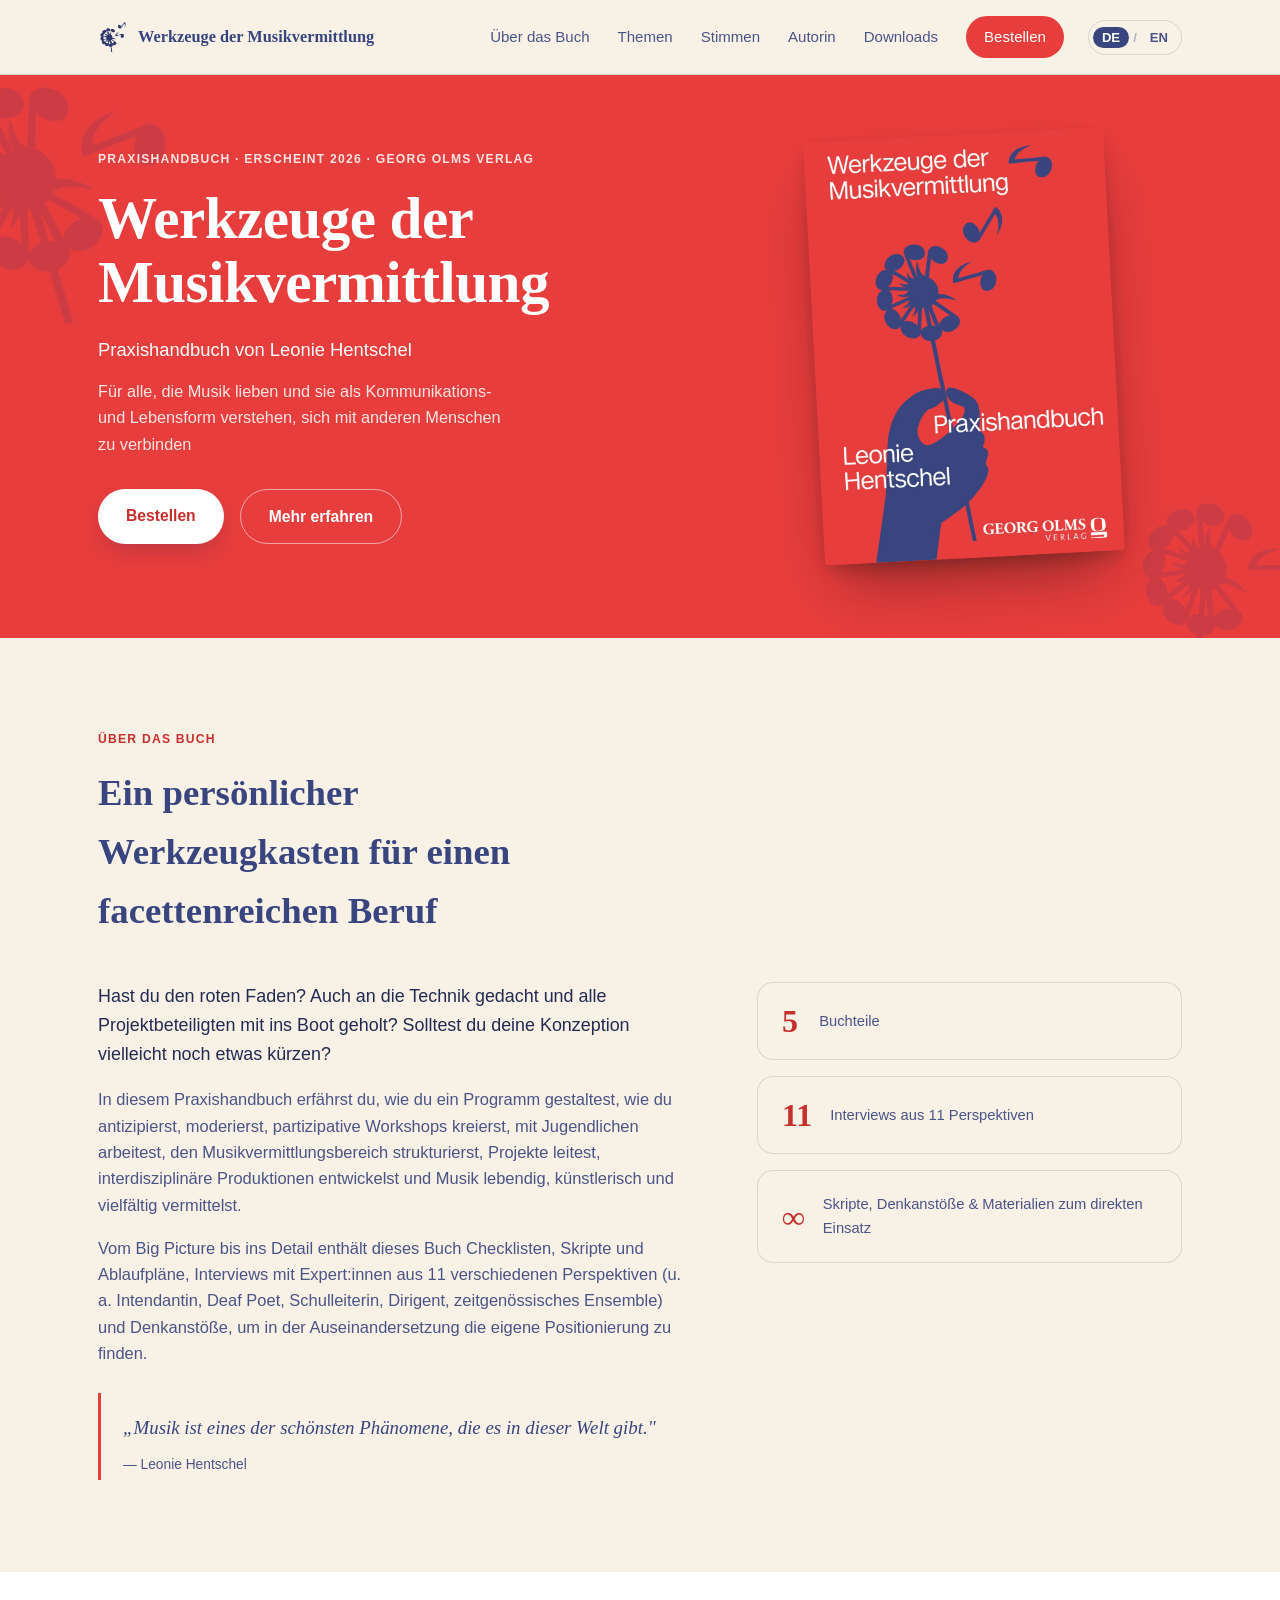
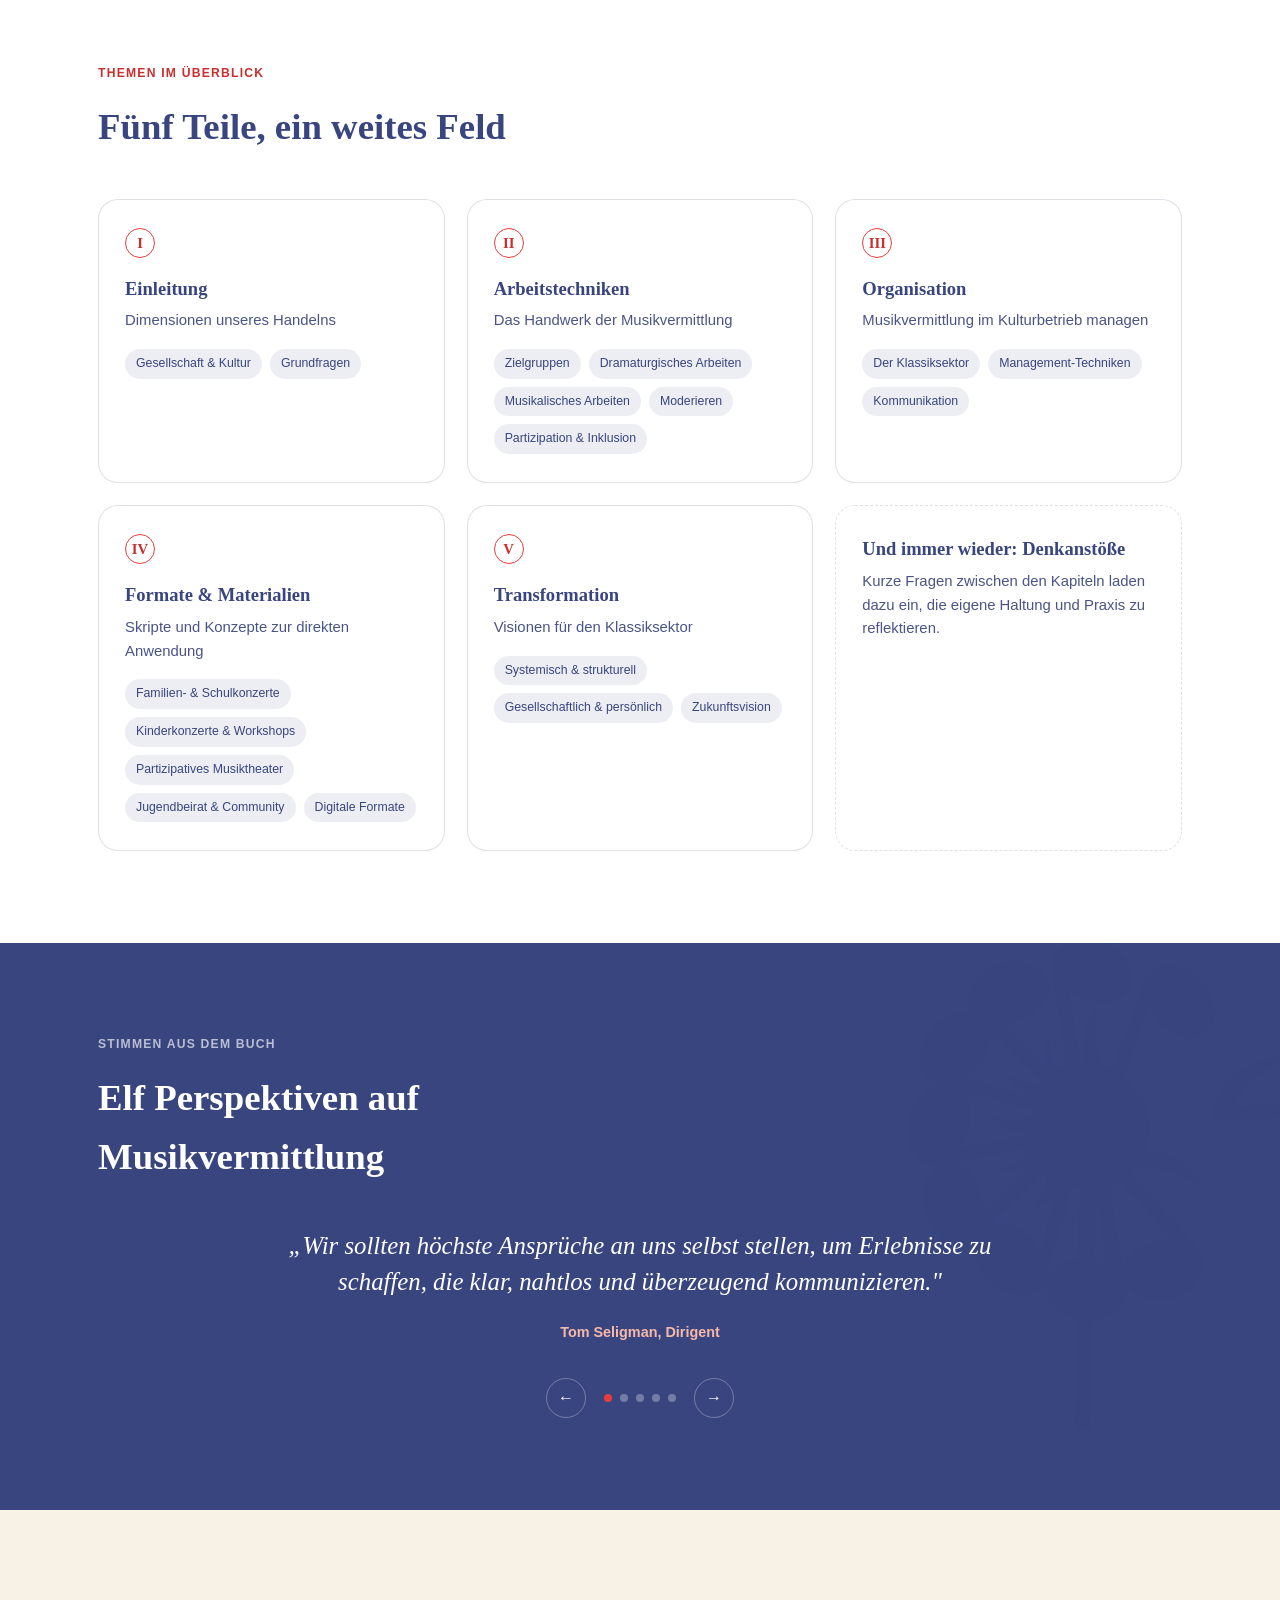
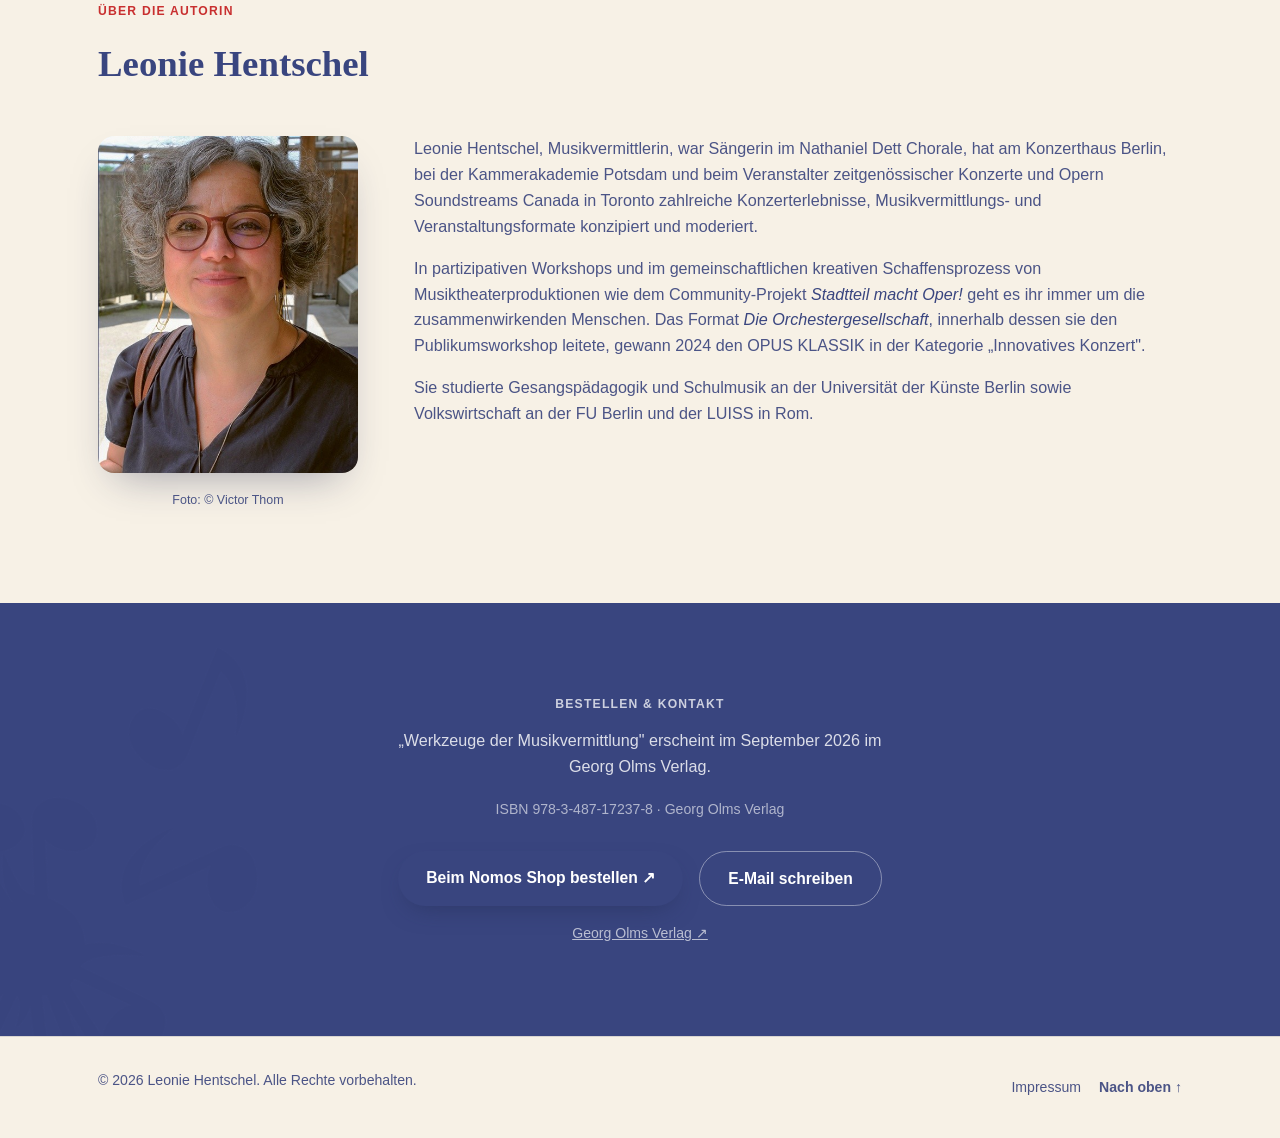
<file: index.html>
<!DOCTYPE html>
<html lang="de" data-lang="de">
<head>
<meta charset="UTF-8">
<meta name="viewport" content="width=device-width, initial-scale=1.0">
<title>Werkzeuge der Musikvermittlung — Praxishandbuch von Leonie Hentschel</title>
<meta name="description" content="Werkzeuge der Musikvermittlung: Ein Praxishandbuch von Leonie Hentschel, erscheint 2026 im Georg Olms Verlag.">
<link rel="stylesheet" href="css/style.css">
<link rel="icon" href="assets/img/motif-dandelion.png">
</head>
<body>

<header class="site-header" id="top">
  <div class="wrap header-inner">
    <a class="brand" href="#top">
      <img class="brand-mark" src="assets/img/motif-dandelion.png" alt="" aria-hidden="true">
      <span class="brand-text">Werkzeuge der Musikvermittlung</span>
    </a>

    <nav class="main-nav" id="main-nav">
      <a href="#buch"><span class="lang-de">Über das Buch</span><span class="lang-en">The Book</span></a>
      <a href="#themen"><span class="lang-de">Themen</span><span class="lang-en">Themes</span></a>
      <a href="#stimmen"><span class="lang-de">Stimmen</span><span class="lang-en">Voices</span></a>
      <a href="#autorin"><span class="lang-de">Autorin</span><span class="lang-en">Author</span></a>
      <a href="downloads.html"><span class="lang-de">Downloads</span><span class="lang-en">Downloads</span></a>
      <a href="#kontakt" class="nav-cta"><span class="lang-de">Bestellen</span><span class="lang-en">Order</span></a>
    </nav>

    <button class="lang-toggle" id="lang-toggle" aria-label="Switch language">
      <span class="lang-opt" data-set="de">DE</span>
      <span class="lang-sep">/</span>
      <span class="lang-opt" data-set="en">EN</span>
    </button>

    <button class="nav-burger" id="nav-burger" aria-label="Menu" aria-expanded="false">
      <span></span><span></span><span></span>
    </button>
  </div>
</header>

<main>

  <!-- HERO -->
  <section class="hero">
    <div class="hero-motif motif-a" aria-hidden="true"><img src="assets/img/motif-dandelion.png" alt=""></div>
    <div class="hero-motif motif-b" aria-hidden="true"><img src="assets/img/motif-dandelion.png" alt=""></div>

    <div class="wrap hero-inner">
      <div class="hero-copy reveal">
        <p class="eyebrow">
          <span class="lang-de">Praxishandbuch · Erscheint 2026 · Georg Olms Verlag</span>
          <span class="lang-en">Practical handbook · Publishing 2026 · Georg Olms Verlag</span>
        </p>
        <h1>Werkzeuge der<br>Musikvermittlung</h1>
        <p class="hero-subtitle">
          <span class="lang-de">Praxishandbuch von Leonie Hentschel</span>
          <span class="lang-en">Practical handbook by Leonie Hentschel</span>
        </p>
        <p class="hero-tagline">
          <span class="lang-de">Für alle, die Musik lieben und sie als Kommunikations- und Lebensform verstehen, sich mit anderen Menschen zu verbinden</span>
          <span class="lang-en">For everyone who loves music and understands it as a way to communicate and connect with other people</span>
        </p>
        <div class="hero-actions">
          <a href="#kontakt" class="btn btn-primary">
            <span class="lang-de">Bestellen</span>
            <span class="lang-en">Order</span>
          </a>
          <a href="#buch" class="btn btn-ghost">
            <span class="lang-de">Mehr erfahren</span>
            <span class="lang-en">Learn more</span>
          </a>
        </div>
      </div>

      <div class="hero-cover reveal">
        <img class="cover-image" src="assets/img/front-cover.jpg" alt="Buchcover: Werkzeuge der Musikvermittlung, Praxishandbuch von Leonie Hentschel, Georg Olms Verlag">
      </div>
    </div>
  </section>

  <!-- ÜBER DAS BUCH -->
  <section class="section" id="buch">
    <div class="wrap">
      <p class="kicker reveal"><span class="lang-de">Über das Buch</span><span class="lang-en">About the book</span></p>
      <h2 class="reveal">
        <span class="lang-de">Ein persönlicher Werkzeugkasten für einen facettenreichen Beruf</span>
        <span class="lang-en">A personal toolbox for a many-sided profession</span>
      </h2>

      <div class="about-grid">
        <div class="about-text reveal">
          <p class="lead">
            <span class="lang-de">Hast du den roten Faden? Auch an die Technik gedacht und alle Projektbeteiligten mit ins Boot geholt? Solltest du deine Konzeption vielleicht noch etwas kürzen?</span>
            <span class="lang-en">Do you have the thread running through it? Have you thought about the technical side, and brought everyone involved on board? Should you maybe trim your concept a little more?</span>
          </p>
          <p>
            <span class="lang-de">In diesem Praxishandbuch erfährst du, wie du ein Programm gestaltest, wie du antizipierst, moderierst, partizipative Workshops kreierst, mit Jugendlichen arbeitest, den Musikvermittlungsbereich strukturierst, Projekte leitest, interdisziplinäre Produktionen entwickelst und Musik lebendig, künstlerisch und vielfältig vermittelst.</span>
            <span class="lang-en">This practical handbook shows you how to shape a programme, anticipate, host and present, create participatory workshops, work with young people, structure a music-outreach department, lead projects, develop interdisciplinary productions, and bring music to life in artistic, varied ways.</span>
          </p>
          <p>
            <span class="lang-de">Vom Big Picture bis ins Detail enthält dieses Buch Checklisten, Skripte und Ablaufpläne, Interviews mit Expert:innen aus 11 verschiedenen Perspektiven (u. a. Intendantin, Deaf Poet, Schulleiterin, Dirigent, zeitgenössisches Ensemble) und Denkanstöße, um in der Auseinandersetzung die eigene Positionierung zu finden.</span>
            <span class="lang-en">From the big picture down to the details, this book contains checklists, scripts, and running orders, interviews with experts from 11 different perspectives (among them an artistic director, a Deaf poet, a school principal, a conductor, and a contemporary ensemble), and prompts for reflection to help you find your own position.</span>
          </p>
          <blockquote class="pull-quote">
            <p>
              <span class="lang-de">„Musik ist eines der schönsten Phänomene, die es in dieser Welt gibt."</span>
              <span class="lang-en">"Music is one of the most beautiful phenomena that exist in this world."</span>
            </p>
            <cite>— Leonie Hentschel</cite>
          </blockquote>
        </div>

        <div class="about-facts reveal">
          <div class="fact-card">
            <span class="fact-number">5</span>
            <span class="fact-label"><span class="lang-de">Buchteile</span><span class="lang-en">Parts</span></span>
          </div>
          <div class="fact-card">
            <span class="fact-number">11</span>
            <span class="fact-label"><span class="lang-de">Interviews aus 11 Perspektiven</span><span class="lang-en">Interviews from 11 perspectives</span></span>
          </div>
          <div class="fact-card">
            <span class="fact-number">∞</span>
            <span class="fact-label"><span class="lang-de">Skripte, Denkanstöße &amp; Materialien zum direkten Einsatz</span><span class="lang-en">Scripts, prompts &amp; materials ready to use</span></span>
          </div>
        </div>
      </div>
    </div>
  </section>

  <!-- THEMEN -->
  <section class="section section-alt" id="themen">
    <div class="wrap">
      <p class="kicker reveal"><span class="lang-de">Themen im Überblick</span><span class="lang-en">What's inside</span></p>
      <h2 class="reveal">
        <span class="lang-de">Fünf Teile, ein weites Feld</span>
        <span class="lang-en">Five parts, one wide field</span>
      </h2>

      <div class="chapter-grid">

        <article class="chapter-card reveal">
          <span class="chapter-index">I</span>
          <h3><span class="lang-de">Einleitung</span><span class="lang-en">Introduction</span></h3>
          <p><span class="lang-de">Dimensionen unseres Handelns</span><span class="lang-en">The dimensions of what we do</span></p>
          <ul class="chapter-tags">
            <li><span class="lang-de">Gesellschaft &amp; Kultur</span><span class="lang-en">Society &amp; culture</span></li>
            <li><span class="lang-de">Grundfragen</span><span class="lang-en">Core questions</span></li>
          </ul>
        </article>

        <article class="chapter-card reveal">
          <span class="chapter-index">II</span>
          <h3><span class="lang-de">Arbeitstechniken</span><span class="lang-en">Working techniques</span></h3>
          <p><span class="lang-de">Das Handwerk der Musikvermittlung</span><span class="lang-en">The craft of music outreach</span></p>
          <ul class="chapter-tags">
            <li><span class="lang-de">Zielgruppen</span><span class="lang-en">Target audiences</span></li>
            <li><span class="lang-de">Dramaturgisches Arbeiten</span><span class="lang-en">Dramaturgy</span></li>
            <li><span class="lang-de">Musikalisches Arbeiten</span><span class="lang-en">Working musically</span></li>
            <li><span class="lang-de">Moderieren</span><span class="lang-en">Hosting &amp; presenting</span></li>
            <li><span class="lang-de">Partizipation &amp; Inklusion</span><span class="lang-en">Participation &amp; inclusion</span></li>
          </ul>
        </article>

        <article class="chapter-card reveal">
          <span class="chapter-index">III</span>
          <h3><span class="lang-de">Organisation</span><span class="lang-en">Organisation</span></h3>
          <p><span class="lang-de">Musikvermittlung im Kulturbetrieb managen</span><span class="lang-en">Managing music outreach within institutions</span></p>
          <ul class="chapter-tags">
            <li><span class="lang-de">Der Klassiksektor</span><span class="lang-en">The classical sector</span></li>
            <li><span class="lang-de">Management-Techniken</span><span class="lang-en">Management techniques</span></li>
            <li><span class="lang-de">Kommunikation</span><span class="lang-en">Communication</span></li>
          </ul>
        </article>

        <article class="chapter-card reveal">
          <span class="chapter-index">IV</span>
          <h3><span class="lang-de">Formate &amp; Materialien</span><span class="lang-en">Formats &amp; materials</span></h3>
          <p><span class="lang-de">Skripte und Konzepte zur direkten Anwendung</span><span class="lang-en">Scripts and concepts ready to apply</span></p>
          <ul class="chapter-tags">
            <li><span class="lang-de">Familien- &amp; Schulkonzerte</span><span class="lang-en">Family &amp; school concerts</span></li>
            <li><span class="lang-de">Kinderkonzerte &amp; Workshops</span><span class="lang-en">Children's concerts &amp; workshops</span></li>
            <li><span class="lang-de">Partizipatives Musiktheater</span><span class="lang-en">Participatory music theatre</span></li>
            <li><span class="lang-de">Jugendbeirat &amp; Community</span><span class="lang-en">Youth councils &amp; community work</span></li>
            <li><span class="lang-de">Digitale Formate</span><span class="lang-en">Digital formats</span></li>
          </ul>
        </article>

        <article class="chapter-card reveal">
          <span class="chapter-index">V</span>
          <h3><span class="lang-de">Transformation</span><span class="lang-en">Transformation</span></h3>
          <p><span class="lang-de">Visionen für den Klassiksektor</span><span class="lang-en">Visions for the classical sector</span></p>
          <ul class="chapter-tags">
            <li><span class="lang-de">Systemisch &amp; strukturell</span><span class="lang-en">Systemic &amp; structural</span></li>
            <li><span class="lang-de">Gesellschaftlich &amp; persönlich</span><span class="lang-en">Societal &amp; personal</span></li>
            <li><span class="lang-de">Zukunftsvision</span><span class="lang-en">A vision for the future</span></li>
          </ul>
        </article>

        <article class="chapter-card chapter-card-note reveal">
          <h3><span class="lang-de">Und immer wieder: Denkanstöße</span><span class="lang-en">Throughout: prompts for reflection</span></h3>
          <p><span class="lang-de">Kurze Fragen zwischen den Kapiteln laden dazu ein, die eigene Haltung und Praxis zu reflektieren.</span><span class="lang-en">Short questions between chapters invite you to reflect on your own attitude and practice.</span></p>
        </article>

      </div>
    </div>
  </section>

  <!-- STIMMEN -->
  <section class="section section-voices" id="stimmen">
    <div class="hero-motif motif-c" aria-hidden="true"><img src="assets/img/motif-dandelion.png" alt=""></div>
    <div class="wrap">
      <p class="kicker reveal"><span class="lang-de">Stimmen aus dem Buch</span><span class="lang-en">Voices from the book</span></p>
      <h2 class="reveal">
        <span class="lang-de">Elf Perspektiven auf Musikvermittlung</span>
        <span class="lang-en">Eleven perspectives on music outreach</span>
      </h2>

      <div class="quote-carousel reveal">
        <div class="quote-track" id="quote-track">

          <figure class="quote-slide">
            <blockquote>
              <p><span class="lang-de">„Wir sollten höchste Ansprüche an uns selbst stellen, um Erlebnisse zu schaffen, die klar, nahtlos und überzeugend kommunizieren."</span>
              <span class="lang-en">"We should hold ourselves to the highest standards, to create experiences that communicate clearly, seamlessly, and convincingly."</span></p>
            </blockquote>
            <figcaption><span class="lang-de">Tom Seligman, Dirigent</span><span class="lang-en">Tom Seligman, conductor</span></figcaption>
          </figure>

          <figure class="quote-slide">
            <blockquote>
              <p><span class="lang-de">„Vertraue darauf, dass das junge Publikum Zugang zu komplexer Musik hat. Es will herausgefordert werden. Be brave and bold!"</span>
              <span class="lang-en">"Trust that young audiences can access complex music. They want to be challenged. Be brave and bold!"</span></p>
            </blockquote>
            <figcaption><span class="lang-de">Caecilia Thunnissen, Intendantin Oorkaan</span><span class="lang-en">Caecilia Thunnissen, Artistic Director, Oorkaan</span></figcaption>
          </figure>

          <figure class="quote-slide">
            <blockquote>
              <p><span class="lang-de">„Kommunizieren, in Verbindung treten, Leute suchen, die genauso wie man selbst für Musik brennen — gemeinsam und nicht als Einzelkämpfer:in."</span>
              <span class="lang-en">"Communicate, connect, find people who burn for music just like you do — work together, never as a lone fighter."</span></p>
            </blockquote>
            <figcaption><span class="lang-de">Lea Heinrich, Gründerin Symphonic Mob</span><span class="lang-en">Lea Heinrich, founder of Symphonic Mob</span></figcaption>
          </figure>

          <figure class="quote-slide">
            <blockquote>
              <p><span class="lang-de">„Musik ist total subjektiv, und das dürfen Kinder oder das Publikum merken."</span>
              <span class="lang-en">"Music is completely subjective — and children or audiences should be allowed to feel that."</span></p>
            </blockquote>
            <figcaption><span class="lang-de">Linda Fichtner, Orchestermusikerin</span><span class="lang-en">Linda Fichtner, orchestra musician</span></figcaption>
          </figure>

          <figure class="quote-slide">
            <blockquote>
              <p><span class="lang-de">„Transkulturelle Musikvermittlung eröffnet eine positive Zukunftsvision, und da lohnt es sich, diesen Strang größer zu machen."</span>
              <span class="lang-en">"Transcultural music outreach opens up a positive vision for the future — and it's worth growing that thread."</span></p>
            </blockquote>
            <figcaption><span class="lang-de">Tilmann Löser, Transkulturelles Musikforum</span><span class="lang-en">Tilmann Löser, Transcultural Music Forum</span></figcaption>
          </figure>

        </div>

        <div class="quote-controls">
          <button class="quote-btn" id="quote-prev" aria-label="Previous">←</button>
          <div class="quote-dots" id="quote-dots"></div>
          <button class="quote-btn" id="quote-next" aria-label="Next">→</button>
        </div>
      </div>
    </div>
  </section>

  <!-- AUTORIN -->
  <section class="section" id="autorin">
    <div class="wrap">
      <p class="kicker reveal"><span class="lang-de">Über die Autorin</span><span class="lang-en">About the author</span></p>
      <h2 class="reveal">Leonie Hentschel</h2>

      <div class="author-grid">
        <div class="author-portrait reveal">
          <img src="assets/img/author-photo.jpg" alt="Portrait von Leonie Hentschel">
          <span class="photo-credit">Foto: © Victor Thom</span>
        </div>

        <div class="author-text reveal">
          <p>
            <span class="lang-de">Leonie Hentschel, Musikvermittlerin, war Sängerin im Nathaniel Dett Chorale, hat am Konzerthaus Berlin, bei der Kammerakademie Potsdam und beim Veranstalter zeitgenössischer Konzerte und Opern Soundstreams Canada in Toronto zahlreiche Konzerterlebnisse, Musikvermittlungs- und Veranstaltungsformate konzipiert und moderiert.</span>
            <span class="lang-en">Leonie Hentschel, a music mediator, sang with the Nathaniel Dett Chorale and has conceived and hosted numerous concert experiences and outreach and event formats at Konzerthaus Berlin, with Kammerakademie Potsdam, and with contemporary concert and opera presenter Soundstreams Canada in Toronto.</span>
          </p>
          <p>
            <span class="lang-de">In partizipativen Workshops und im gemeinschaftlichen kreativen Schaffensprozess von Musiktheaterproduktionen wie dem Community-Projekt <em>Stadtteil macht Oper!</em> geht es ihr immer um die zusammenwirkenden Menschen. Das Format <em>Die Orchestergesellschaft</em>, innerhalb dessen sie den Publikumsworkshop leitete, gewann 2024 den OPUS KLASSIK in der Kategorie „Innovatives Konzert".</span>
            <span class="lang-en">In participatory workshops and in the collaborative creative process behind music-theatre productions such as the community project <em>Stadtteil macht Oper!</em>, she is always focused on the people working together. <em>Die Orchestergesellschaft</em>, whose audience workshop she led, won the 2024 OPUS KLASSIK award in the category "Innovative Concert."</span>
          </p>
          <p>
            <span class="lang-de">Sie studierte Gesangspädagogik und Schulmusik an der Universität der Künste Berlin sowie Volkswirtschaft an der FU Berlin und der LUISS in Rom.</span>
            <span class="lang-en">She studied vocal pedagogy and music pedagogy at the Berlin University of the Arts, as well as economics at FU Berlin and LUISS in Rome.</span>
          </p>
        </div>
      </div>
    </div>
  </section>

  <!-- KONTAKT -->
  <section class="section section-contact" id="kontakt">
    <div class="hero-motif motif-d" aria-hidden="true"><img src="assets/img/motif-dandelion.png" alt=""></div>
    <div class="wrap wrap-narrow">
      <p class="kicker kicker-inverse reveal"><span class="lang-de">Bestellen &amp; Kontakt</span><span class="lang-en">Order &amp; contact</span></p>
      <p class="reveal contact-intro">
        <span class="lang-de">„Werkzeuge der Musikvermittlung" erscheint im September 2026 im Georg Olms Verlag.</span>
        <span class="lang-en">"Werkzeuge der Musikvermittlung" has been published in September 2026 with Georg Olms Verlag.</span>
      </p>
      <p class="isbn-line reveal">ISBN 978-3-487-17237-8 · Georg Olms Verlag</p>
      <div class="contact-actions reveal">
        <a class="btn btn-primary" href="https://www.nomos-shop.de/de/p/werkzeuge-der-musikvermittlung-gr-978-3-487-17237-8" target="_blank" rel="noopener">
          <span class="lang-de">Beim Nomos Shop bestellen ↗</span>
          <span class="lang-en">Order via Nomos Shop ↗</span>
        </a>
        <a class="btn btn-ghost btn-ghost-inverse" href="mailto:satsuma_hupt7p@icloud.com?subject=Anfrage%20werkzeuge.musikvermittlung.xyz">
          <span class="lang-de">E-Mail schreiben</span>
          <span class="lang-en">Send an email</span>
        </a>
      </div>
      <p class="reveal contact-secondary-link">
        <a href="https://www.olms.de" target="_blank" rel="noopener">Georg Olms Verlag ↗</a>
      </p>
    </div>
  </section>

</main>

<footer class="site-footer">
  <div class="wrap footer-inner">
    <p>© 2026 Leonie Hentschel. <span class="lang-de">Alle Rechte vorbehalten.</span><span class="lang-en">All rights reserved.</span></p>
    <div class="footer-links">
      <a href="impressum.html">Impressum</a>
      <a href="#top" class="back-to-top">
        <span class="lang-de">Nach oben</span><span class="lang-en">Back to top</span> ↑
      </a>
    </div>
  </div>
</footer>

<script src="js/script.js"></script>
</body>
</html>
</file>
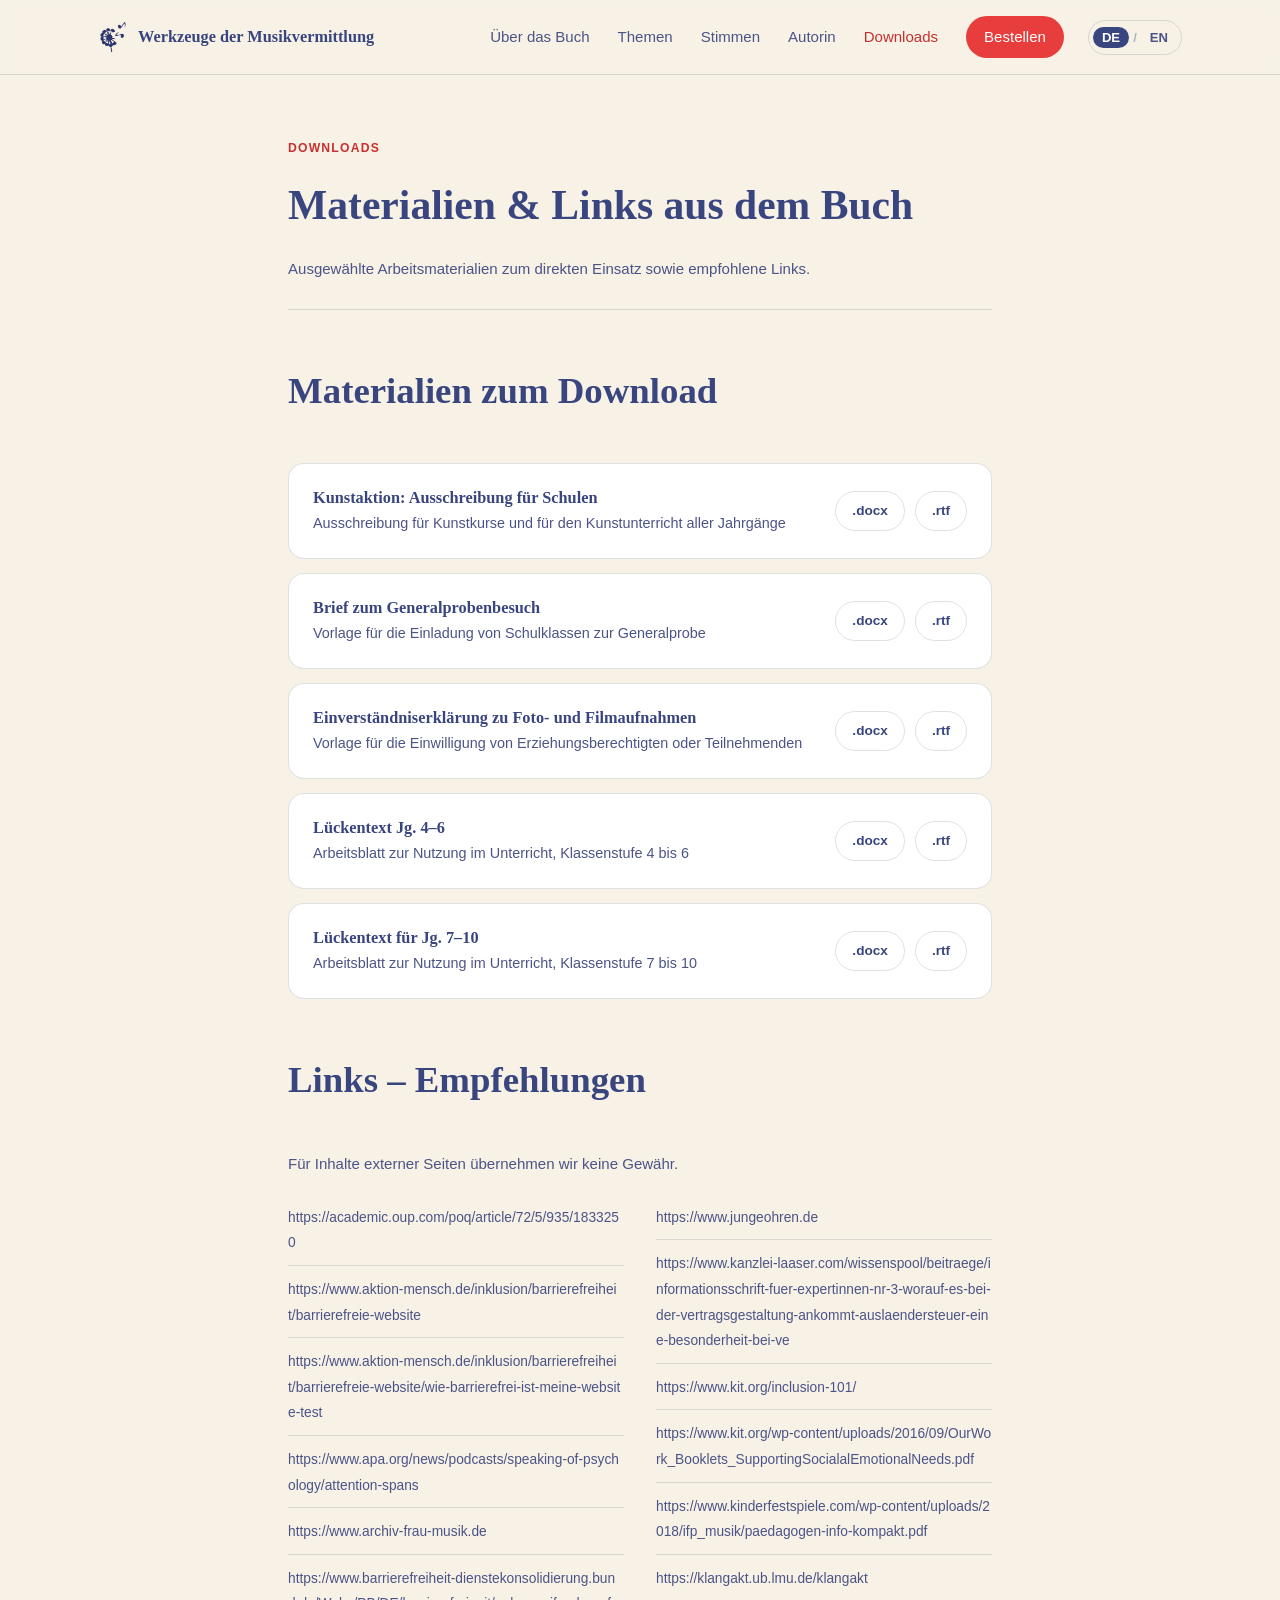
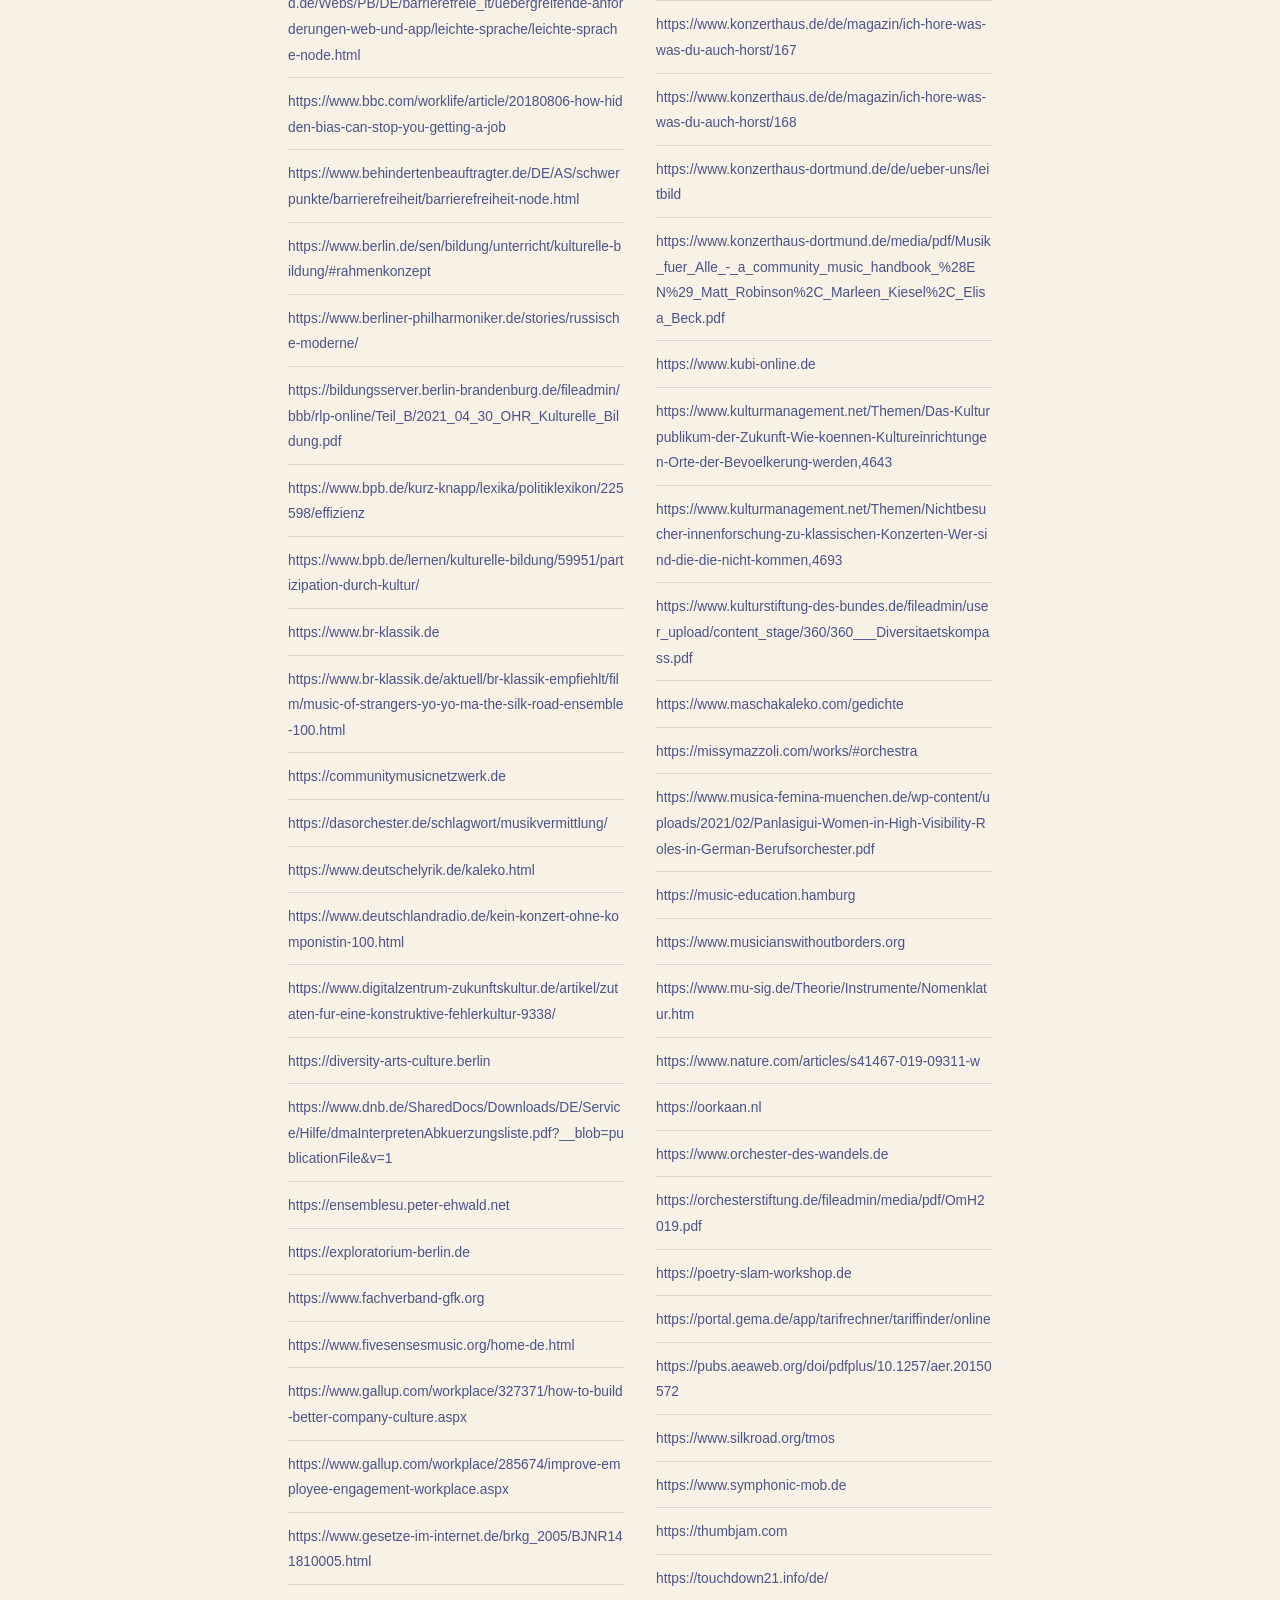
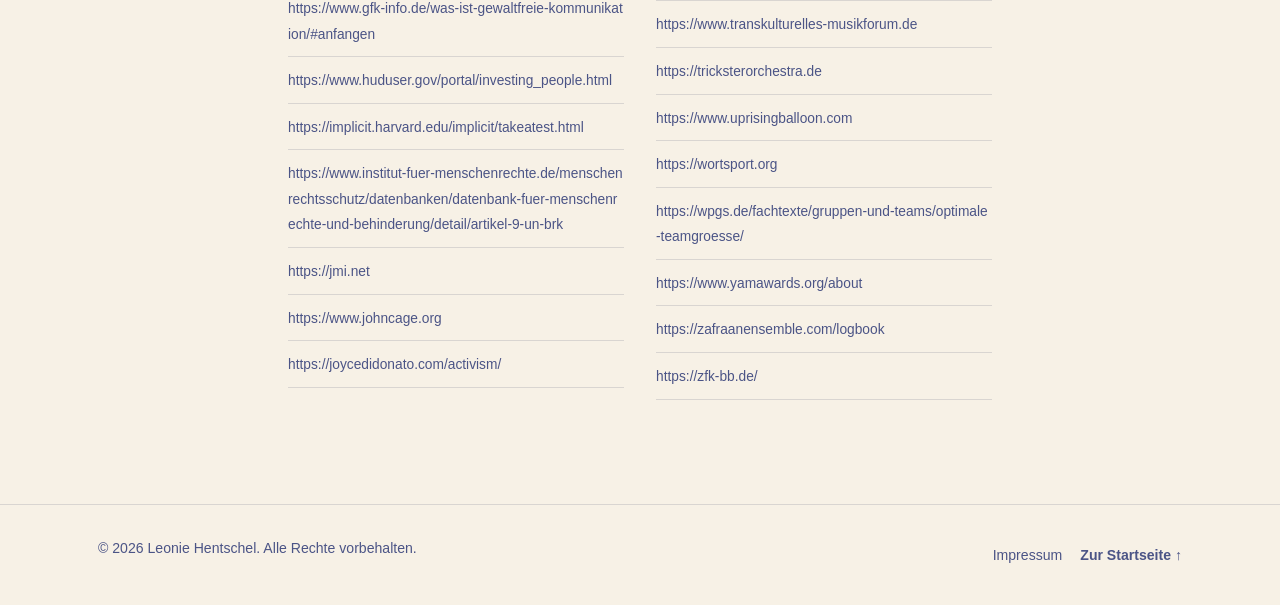
<file: downloads.html>
<!DOCTYPE html>
<html lang="de" data-lang="de">
<head>
<meta charset="UTF-8">
<meta name="viewport" content="width=device-width, initial-scale=1.0">
<title>Downloads — Werkzeuge der Musikvermittlung</title>
<meta name="description" content="Materialien und Links aus dem Buch Werkzeuge der Musikvermittlung von Leonie Hentschel.">
<link rel="stylesheet" href="css/style.css">
<link rel="icon" href="assets/img/motif-dandelion.png">
</head>
<body>

<header class="site-header" id="top">
  <div class="wrap header-inner">
    <a class="brand" href="index.html">
      <img class="brand-mark" src="assets/img/motif-dandelion.png" alt="" aria-hidden="true">
      <span class="brand-text">Werkzeuge der Musikvermittlung</span>
    </a>
    <nav class="main-nav" id="main-nav">
      <a href="index.html#buch"><span class="lang-de">Über das Buch</span><span class="lang-en">The Book</span></a>
      <a href="index.html#themen"><span class="lang-de">Themen</span><span class="lang-en">Themes</span></a>
      <a href="index.html#stimmen"><span class="lang-de">Stimmen</span><span class="lang-en">Voices</span></a>
      <a href="index.html#autorin"><span class="lang-de">Autorin</span><span class="lang-en">Author</span></a>
      <a href="downloads.html" class="active">Downloads</a>
      <a href="index.html#kontakt" class="nav-cta"><span class="lang-de">Bestellen</span><span class="lang-en">Order</span></a>
    </nav>
    <button class="lang-toggle" id="lang-toggle" aria-label="Switch language">
      <span class="lang-opt" data-set="de">DE</span>
      <span class="lang-sep">/</span>
      <span class="lang-opt" data-set="en">EN</span>
    </button>
    <button class="nav-burger" id="nav-burger" aria-label="Menu" aria-expanded="false">
      <span></span><span></span><span></span>
    </button>
  </div>
</header>

<main>
  <section class="section downloads-page">
    <div class="wrap wrap-narrow">
      <p class="kicker reveal">Downloads</p>
      <h1 class="legal-h1 reveal">
        <span class="lang-de">Materialien &amp; Links aus dem Buch</span>
        <span class="lang-en">Materials &amp; links from the book</span>
      </h1>
      <p class="legal-note reveal">
        <span class="lang-de">Ausgewählte Arbeitsmaterialien zum direkten Einsatz sowie empfohlene Links.</span>
        <span class="lang-en">Selected working materials ready for direct use, plus recommended links.</span>
      </p>
    </div>

    <div class="wrap wrap-narrow">
      <h2 class="downloads-h2 reveal">
        <span class="lang-de">Materialien zum Download</span>
        <span class="lang-en">Downloadable materials</span>
      </h2>

      <div class="download-list reveal">

        <div class="download-item">
          <div class="download-info">
            <h3><span class="lang-de">Kunstaktion: Ausschreibung für Schulen</span><span class="lang-en">Art project: call for schools</span></h3>
            <p><span class="lang-de">Ausschreibung für Kunstkurse und für den Kunstunterricht aller Jahrgänge</span><span class="lang-en">Call for art courses and art classes across all grade levels</span></p>
          </div>
          <div class="download-formats">
            <a href="assets/downloads/ausschreibung-kunstkurse.docx" download>.docx</a>
            <a href="assets/downloads/ausschreibung-kunstkurse.rtf" download>.rtf</a>
          </div>
        </div>

        <div class="download-item">
          <div class="download-info">
            <h3><span class="lang-de">Brief zum Generalprobenbesuch</span><span class="lang-en">Letter on attending the dress rehearsal</span></h3>
            <p><span class="lang-de">Vorlage für die Einladung von Schulklassen zur Generalprobe</span><span class="lang-en">Template letter for inviting school classes to a dress rehearsal</span></p>
          </div>
          <div class="download-formats">
            <a href="assets/downloads/brief-generalprobenbesuch.docx" download>.docx</a>
            <a href="assets/downloads/brief-generalprobenbesuch.rtf" download>.rtf</a>
          </div>
        </div>

        <div class="download-item">
          <div class="download-info">
            <h3><span class="lang-de">Einverständniserklärung zu Foto- und Filmaufnahmen</span><span class="lang-en">Photo and video consent form</span></h3>
            <p><span class="lang-de">Vorlage für die Einwilligung von Erziehungsberechtigten oder Teilnehmenden</span><span class="lang-en">Template consent form for guardians or participants</span></p>
          </div>
          <div class="download-formats">
            <a href="assets/downloads/einverstaendniserklaerung-foto.docx" download>.docx</a>
            <a href="assets/downloads/einverstaendniserklaerung-foto.rtf" download>.rtf</a>
          </div>
        </div>

        <div class="download-item">
          <div class="download-info">
            <h3><span class="lang-de">Lückentext Jg. 4–6</span><span class="lang-en">Cloze text, grades 4–6</span></h3>
            <p><span class="lang-de">Arbeitsblatt zur Nutzung im Unterricht, Klassenstufe 4 bis 6</span><span class="lang-en">Worksheet for classroom use, grades 4 to 6</span></p>
          </div>
          <div class="download-formats">
            <a href="assets/downloads/lueckentext-jg-4-6.docx" download>.docx</a>
            <a href="assets/downloads/lueckentext-jg-4-6.rtf" download>.rtf</a>
          </div>
        </div>

        <div class="download-item">
          <div class="download-info">
            <h3><span class="lang-de">Lückentext für Jg. 7–10</span><span class="lang-en">Cloze text, grades 7–10</span></h3>
            <p><span class="lang-de">Arbeitsblatt zur Nutzung im Unterricht, Klassenstufe 7 bis 10</span><span class="lang-en">Worksheet for classroom use, grades 7 to 10</span></p>
          </div>
          <div class="download-formats">
            <a href="assets/downloads/lueckentext-jg-7-10.docx" download>.docx</a>
            <a href="assets/downloads/lueckentext-jg-7-10.rtf" download>.rtf</a>
          </div>
        </div>

      </div>
    </div>

    <div class="wrap wrap-narrow">
      <h2 class="downloads-h2 reveal">
        <span class="lang-de">Links – Empfehlungen</span>
        <span class="lang-en">Links – Recommendations</span>
      </h2>
      <p class="legal-note reveal" style="margin-bottom:28px; padding-bottom:0; border-bottom:none;">
        <span class="lang-de">Für Inhalte externer Seiten übernehmen wir keine Gewähr.</span>
        <span class="lang-en">We take no responsibility for the content of external sites.</span>
      </p>

      <ul class="link-list reveal">
            <li><a href="https://academic.oup.com/poq/article/72/5/935/1833250" target="_blank" rel="noopener">https://academic.oup.com/poq/article/72/5/935/1833250</a></li>
            <li><a href="https://www.aktion-mensch.de/inklusion/barrierefreiheit/barrierefreie-website" target="_blank" rel="noopener">https://www.aktion-mensch.de/inklusion/barrierefreiheit/barrierefreie-website</a></li>
            <li><a href="https://www.aktion-mensch.de/inklusion/barrierefreiheit/barrierefreie-website/wie-barrierefrei-ist-meine-website-test" target="_blank" rel="noopener">https://www.aktion-mensch.de/inklusion/barrierefreiheit/barrierefreie-website/wie-barrierefrei-ist-meine-website-test</a></li>
            <li><a href="https://www.apa.org/news/podcasts/speaking-of-psychology/attention-spans" target="_blank" rel="noopener">https://www.apa.org/news/podcasts/speaking-of-psychology/attention-spans</a></li>
            <li><a href="https://www.archiv-frau-musik.de" target="_blank" rel="noopener">https://www.archiv-frau-musik.de</a></li>
            <li><a href="https://www.barrierefreiheit-dienstekonsolidierung.bund.de/Webs/PB/DE/barrierefreie_it/uebergreifende-anforderungen-web-und-app/leichte-sprache/leichte-sprache-node.html" target="_blank" rel="noopener">https://www.barrierefreiheit-dienstekonsolidierung.bund.de/Webs/PB/DE/barrierefreie_it/uebergreifende-anforderungen-web-und-app/leichte-sprache/leichte-sprache-node.html</a></li>
            <li><a href="https://www.bbc.com/worklife/article/20180806-how-hidden-bias-can-stop-you-getting-a-job" target="_blank" rel="noopener">https://www.bbc.com/worklife/article/20180806-how-hidden-bias-can-stop-you-getting-a-job</a></li>
            <li><a href="https://www.behindertenbeauftragter.de/DE/AS/schwerpunkte/barrierefreiheit/barrierefreiheit-node.html" target="_blank" rel="noopener">https://www.behindertenbeauftragter.de/DE/AS/schwerpunkte/barrierefreiheit/barrierefreiheit-node.html</a></li>
            <li><a href="https://www.berlin.de/sen/bildung/unterricht/kulturelle-bildung/#rahmenkonzept" target="_blank" rel="noopener">https://www.berlin.de/sen/bildung/unterricht/kulturelle-bildung/#rahmenkonzept</a></li>
            <li><a href="https://www.berliner-philharmoniker.de/stories/russische-moderne/" target="_blank" rel="noopener">https://www.berliner-philharmoniker.de/stories/russische-moderne/</a></li>
            <li><a href="https://bildungsserver.berlin-brandenburg.de/fileadmin/bbb/rlp-online/Teil_B/2021_04_30_OHR_Kulturelle_Bildung.pdf" target="_blank" rel="noopener">https://bildungsserver.berlin-brandenburg.de/fileadmin/bbb/rlp-online/Teil_B/2021_04_30_OHR_Kulturelle_Bildung.pdf</a></li>
            <li><a href="https://www.bpb.de/kurz-knapp/lexika/politiklexikon/225598/effizienz" target="_blank" rel="noopener">https://www.bpb.de/kurz-knapp/lexika/politiklexikon/225598/effizienz</a></li>
            <li><a href="https://www.bpb.de/lernen/kulturelle-bildung/59951/partizipation-durch-kultur/" target="_blank" rel="noopener">https://www.bpb.de/lernen/kulturelle-bildung/59951/partizipation-durch-kultur/</a></li>
            <li><a href="https://www.br-klassik.de" target="_blank" rel="noopener">https://www.br-klassik.de</a></li>
            <li><a href="https://www.br-klassik.de/aktuell/br-klassik-empfiehlt/film/music-of-strangers-yo-yo-ma-the-silk-road-ensemble-100.html" target="_blank" rel="noopener">https://www.br-klassik.de/aktuell/br-klassik-empfiehlt/film/music-of-strangers-yo-yo-ma-the-silk-road-ensemble-100.html</a></li>
            <li><a href="https://communitymusicnetzwerk.de" target="_blank" rel="noopener">https://communitymusicnetzwerk.de</a></li>
            <li><a href="https://dasorchester.de/schlagwort/musikvermittlung/" target="_blank" rel="noopener">https://dasorchester.de/schlagwort/musikvermittlung/</a></li>
            <li><a href="https://www.deutschelyrik.de/kaleko.html" target="_blank" rel="noopener">https://www.deutschelyrik.de/kaleko.html</a></li>
            <li><a href="https://www.deutschlandradio.de/kein-konzert-ohne-komponistin-100.html" target="_blank" rel="noopener">https://www.deutschlandradio.de/kein-konzert-ohne-komponistin-100.html</a></li>
            <li><a href="https://www.digitalzentrum-zukunftskultur.de/artikel/zutaten-fur-eine-konstruktive-fehlerkultur-9338/" target="_blank" rel="noopener">https://www.digitalzentrum-zukunftskultur.de/artikel/zutaten-fur-eine-konstruktive-fehlerkultur-9338/</a></li>
            <li><a href="https://diversity-arts-culture.berlin" target="_blank" rel="noopener">https://diversity-arts-culture.berlin</a></li>
            <li><a href="https://www.dnb.de/SharedDocs/Downloads/DE/Service/Hilfe/dmaInterpretenAbkuerzungsliste.pdf?__blob=publicationFile&amp;v=1" target="_blank" rel="noopener">https://www.dnb.de/SharedDocs/Downloads/DE/Service/Hilfe/dmaInterpretenAbkuerzungsliste.pdf?__blob=publicationFile&amp;v=1</a></li>
            <li><a href="https://ensemblesu.peter-ehwald.net" target="_blank" rel="noopener">https://ensemblesu.peter-ehwald.net</a></li>
            <li><a href="https://exploratorium-berlin.de" target="_blank" rel="noopener">https://exploratorium-berlin.de</a></li>
            <li><a href="https://www.fachverband-gfk.org" target="_blank" rel="noopener">https://www.fachverband-gfk.org</a></li>
            <li><a href="https://www.fivesensesmusic.org/home-de.html" target="_blank" rel="noopener">https://www.fivesensesmusic.org/home-de.html</a></li>
            <li><a href="https://www.gallup.com/workplace/327371/how-to-build-better-company-culture.aspx" target="_blank" rel="noopener">https://www.gallup.com/workplace/327371/how-to-build-better-company-culture.aspx</a></li>
            <li><a href="https://www.gallup.com/workplace/285674/improve-employee-engagement-workplace.aspx" target="_blank" rel="noopener">https://www.gallup.com/workplace/285674/improve-employee-engagement-workplace.aspx</a></li>
            <li><a href="https://www.gesetze-im-internet.de/brkg_2005/BJNR141810005.html" target="_blank" rel="noopener">https://www.gesetze-im-internet.de/brkg_2005/BJNR141810005.html</a></li>
            <li><a href="https://www.gfk-info.de/was-ist-gewaltfreie-kommunikation/#anfangen" target="_blank" rel="noopener">https://www.gfk-info.de/was-ist-gewaltfreie-kommunikation/#anfangen</a></li>
            <li><a href="https://www.huduser.gov/portal/investing_people.html" target="_blank" rel="noopener">https://www.huduser.gov/portal/investing_people.html</a></li>
            <li><a href="https://implicit.harvard.edu/implicit/takeatest.html" target="_blank" rel="noopener">https://implicit.harvard.edu/implicit/takeatest.html</a></li>
            <li><a href="https://www.institut-fuer-menschenrechte.de/menschenrechtsschutz/datenbanken/datenbank-fuer-menschenrechte-und-behinderung/detail/artikel-9-un-brk" target="_blank" rel="noopener">https://www.institut-fuer-menschenrechte.de/menschenrechtsschutz/datenbanken/datenbank-fuer-menschenrechte-und-behinderung/detail/artikel-9-un-brk</a></li>
            <li><a href="https://jmi.net" target="_blank" rel="noopener">https://jmi.net</a></li>
            <li><a href="https://www.johncage.org/4_33.cfm" target="_blank" rel="noopener">https://www.johncage.org</a></li>
            <li><a href="https://joycedidonato.com/activism/" target="_blank" rel="noopener">https://joycedidonato.com/activism/</a></li>
            <li><a href="https://www.jungeohren.de" target="_blank" rel="noopener">https://www.jungeohren.de</a></li>
            <li><a href="https://www.kanzlei-laaser.com/wissenspool/beitraege/informationsschrift-fuer-expertinnen-nr-3-worauf-es-bei-der-vertragsgestaltung-ankommt-auslaendersteuer-eine-besonderheit-bei-ve" target="_blank" rel="noopener">https://www.kanzlei-laaser.com/wissenspool/beitraege/informationsschrift-fuer-expertinnen-nr-3-worauf-es-bei-der-vertragsgestaltung-ankommt-auslaendersteuer-eine-besonderheit-bei-ve</a></li>
            <li><a href="https://www.kit.org/inclusion-101/" target="_blank" rel="noopener">https://www.kit.org/inclusion-101/</a></li>
            <li><a href="https://www.kit.org/wp-content/uploads/2016/09/OurWork_Booklets_SupportingSocialalEmotionalNeeds.pdf" target="_blank" rel="noopener">https://www.kit.org/wp-content/uploads/2016/09/OurWork_Booklets_SupportingSocialalEmotionalNeeds.pdf</a></li>
            <li><a href="https://www.kinderfestspiele.com/wp-content/uploads/2018/ifp_musik/paedagogen-info-kompakt.pdf" target="_blank" rel="noopener">https://www.kinderfestspiele.com/wp-content/uploads/2018/ifp_musik/paedagogen-info-kompakt.pdf</a></li>
            <li><a href="https://klangakt.ub.lmu.de/klangakt" target="_blank" rel="noopener">https://klangakt.ub.lmu.de/klangakt</a></li>
            <li><a href="https://www.konzerthaus.de/de/magazin/ich-hore-was-was-du-auch-horst/167" target="_blank" rel="noopener">https://www.konzerthaus.de/de/magazin/ich-hore-was-was-du-auch-horst/167</a></li>
            <li><a href="https://www.konzerthaus.de/de/magazin/ich-hore-was-was-du-auch-horst/168" target="_blank" rel="noopener">https://www.konzerthaus.de/de/magazin/ich-hore-was-was-du-auch-horst/168</a></li>
            <li><a href="https://www.konzerthaus-dortmund.de/de/ueber-uns/leitbild" target="_blank" rel="noopener">https://www.konzerthaus-dortmund.de/de/ueber-uns/leitbild</a></li>
            <li><a href="https://www.konzerthaus-dortmund.de/media/pdf/Musik_fuer_Alle_-_a_community_music_handbook_%28EN%29_Matt_Robinson%2C_Marleen_Kiesel%2C_Elisa_Beck.pdf" target="_blank" rel="noopener">https://www.konzerthaus-dortmund.de/media/pdf/Musik_fuer_Alle_-_a_community_music_handbook_%28EN%29_Matt_Robinson%2C_Marleen_Kiesel%2C_Elisa_Beck.pdf</a></li>
            <li><a href="https://www.kubi-online.de" target="_blank" rel="noopener">https://www.kubi-online.de</a></li>
            <li><a href="https://www.kulturmanagement.net/Themen/Das-Kulturpublikum-der-Zukunft-Wie-koennen-Kultureinrichtungen-Orte-der-Bevoelkerung-werden,4643" target="_blank" rel="noopener">https://www.kulturmanagement.net/Themen/Das-Kulturpublikum-der-Zukunft-Wie-koennen-Kultureinrichtungen-Orte-der-Bevoelkerung-werden,4643</a></li>
            <li><a href="https://www.kulturmanagement.net/Themen/Nichtbesucher-innenforschung-zu-klassischen-Konzerten-Wer-sind-die-die-nicht-kommen,4693" target="_blank" rel="noopener">https://www.kulturmanagement.net/Themen/Nichtbesucher-innenforschung-zu-klassischen-Konzerten-Wer-sind-die-die-nicht-kommen,4693</a></li>
            <li><a href="https://www.kulturstiftung-des-bundes.de/fileadmin/user_upload/content_stage/360/360___Diversitaetskompass.pdf" target="_blank" rel="noopener">https://www.kulturstiftung-des-bundes.de/fileadmin/user_upload/content_stage/360/360___Diversitaetskompass.pdf</a></li>
            <li><a href="https://www.maschakaleko.com/gedichte" target="_blank" rel="noopener">https://www.maschakaleko.com/gedichte</a></li>
            <li><a href="https://missymazzoli.com/works/#orchestra" target="_blank" rel="noopener">https://missymazzoli.com/works/#orchestra</a></li>
            <li><a href="https://www.musica-femina-muenchen.de/wp-content/uploads/2021/02/Panlasigui-Women-in-High-Visibility-Roles-in-German-Berufsorchester.pdf" target="_blank" rel="noopener">https://www.musica-femina-muenchen.de/wp-content/uploads/2021/02/Panlasigui-Women-in-High-Visibility-Roles-in-German-Berufsorchester.pdf</a></li>
            <li><a href="https://music-education.hamburg" target="_blank" rel="noopener">https://music-education.hamburg</a></li>
            <li><a href="https://www.musicianswithoutborders.org" target="_blank" rel="noopener">https://www.musicianswithoutborders.org</a></li>
            <li><a href="https://www.mu-sig.de/Theorie/Instrumente/Nomenklatur.htm" target="_blank" rel="noopener">https://www.mu-sig.de/Theorie/Instrumente/Nomenklatur.htm</a></li>
            <li><a href="https://www.nature.com/articles/s41467-019-09311-w" target="_blank" rel="noopener">https://www.nature.com/articles/s41467-019-09311-w</a></li>
            <li><a href="https://oorkaan.nl" target="_blank" rel="noopener">https://oorkaan.nl</a></li>
            <li><a href="https://www.orchester-des-wandels.de" target="_blank" rel="noopener">https://www.orchester-des-wandels.de</a></li>
            <li><a href="https://orchesterstiftung.de/fileadmin/media/pdf/OmH2019.pdf" target="_blank" rel="noopener">https://orchesterstiftung.de/fileadmin/media/pdf/OmH2019.pdf</a></li>
            <li><a href="https://poetry-slam-workshop.de" target="_blank" rel="noopener">https://poetry-slam-workshop.de</a></li>
            <li><a href="https://portal.gema.de/app/tarifrechner/tariffinder/online" target="_blank" rel="noopener">https://portal.gema.de/app/tarifrechner/tariffinder/online</a></li>
            <li><a href="https://pubs.aeaweb.org/doi/pdfplus/10.1257/aer.20150572" target="_blank" rel="noopener">https://pubs.aeaweb.org/doi/pdfplus/10.1257/aer.20150572</a></li>
            <li><a href="https://www.silkroad.org/tmos" target="_blank" rel="noopener">https://www.silkroad.org/tmos</a></li>
            <li><a href="https://www.symphonic-mob.de" target="_blank" rel="noopener">https://www.symphonic-mob.de</a></li>
            <li><a href="https://thumbjam.com" target="_blank" rel="noopener">https://thumbjam.com</a></li>
            <li><a href="https://touchdown21.info/de/" target="_blank" rel="noopener">https://touchdown21.info/de/</a></li>
            <li><a href="https://www.transkulturelles-musikforum.de" target="_blank" rel="noopener">https://www.transkulturelles-musikforum.de</a></li>
            <li><a href="https://tricksterorchestra.de" target="_blank" rel="noopener">https://tricksterorchestra.de</a></li>
            <li><a href="https://www.uprisingballoon.com" target="_blank" rel="noopener">https://www.uprisingballoon.com</a></li>
            <li><a href="https://wortsport.org" target="_blank" rel="noopener">https://wortsport.org</a></li>
            <li><a href="https://wpgs.de/fachtexte/gruppen-und-teams/optimale-teamgroesse/" target="_blank" rel="noopener">https://wpgs.de/fachtexte/gruppen-und-teams/optimale-teamgroesse/</a></li>
            <li><a href="https://www.yamawards.org/about" target="_blank" rel="noopener">https://www.yamawards.org/about</a></li>
            <li><a href="https://zafraanensemble.com/logbook" target="_blank" rel="noopener">https://zafraanensemble.com/logbook</a></li>
            <li><a href="https://zfk-bb.de/" target="_blank" rel="noopener">https://zfk-bb.de/</a></li>
      </ul>
    </div>
  </section>
</main>

<footer class="site-footer">
  <div class="wrap footer-inner">
    <p>© 2026 Leonie Hentschel. <span class="lang-de">Alle Rechte vorbehalten.</span><span class="lang-en">All rights reserved.</span></p>
    <div class="footer-links">
      <a href="impressum.html">Impressum</a>
      <a href="index.html#top" class="back-to-top">
        <span class="lang-de">Zur Startseite</span><span class="lang-en">Back to homepage</span> ↑
      </a>
    </div>
  </div>
</footer>

<script src="js/script.js"></script>
</body>
</html>
</file>
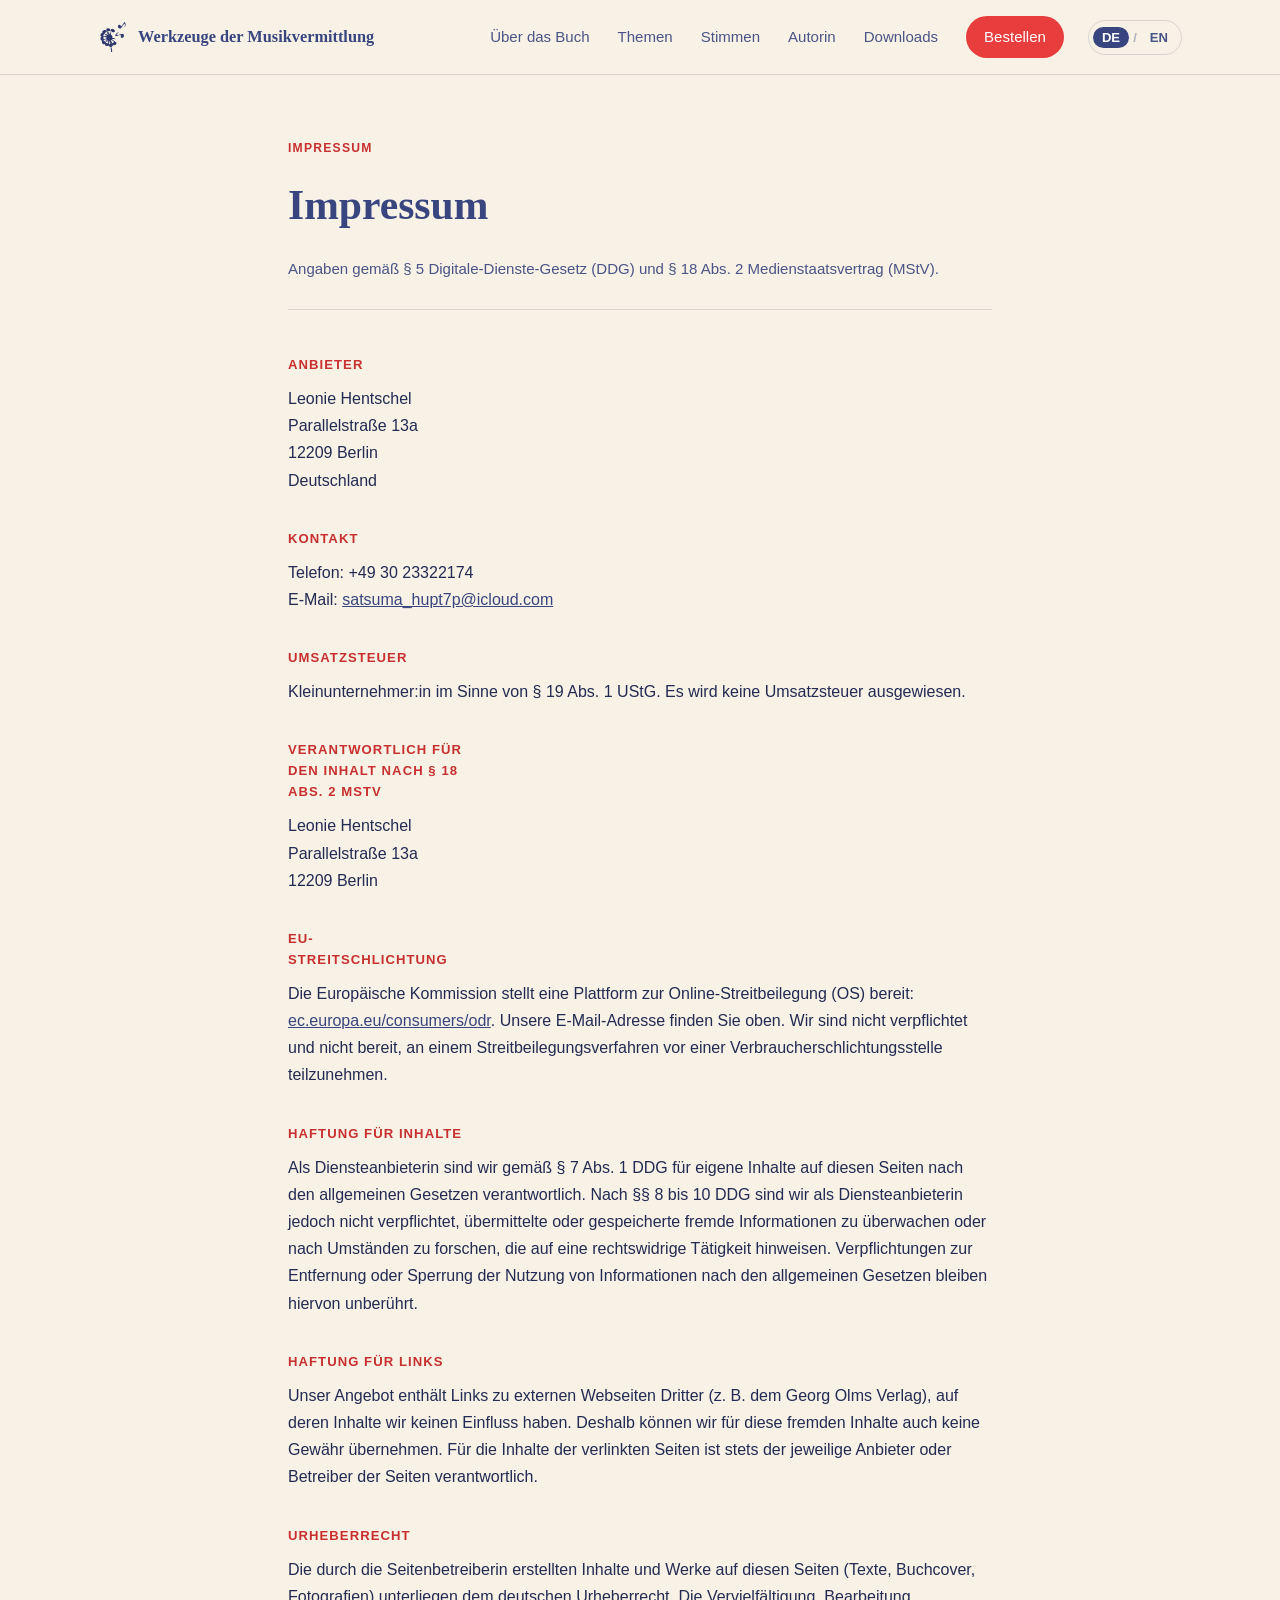
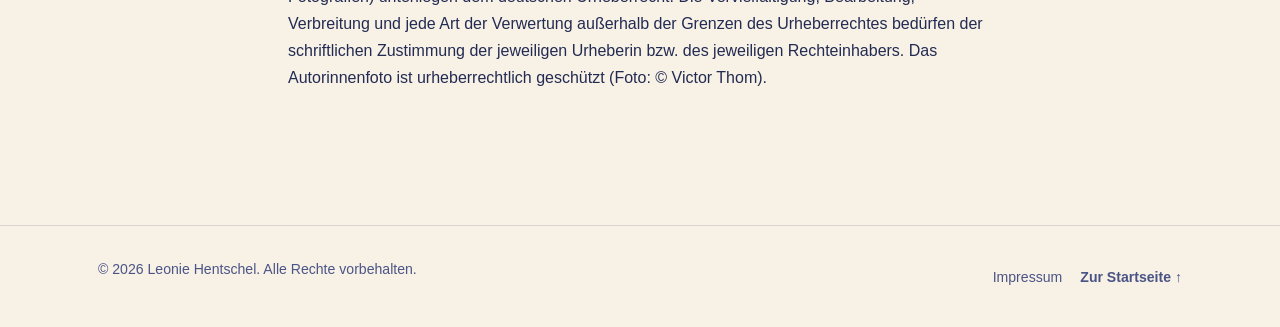
<file: impressum.html>
<!DOCTYPE html>
<html lang="de" data-lang="de">
<head>
<meta charset="UTF-8">
<meta name="viewport" content="width=device-width, initial-scale=1.0">
<title>Impressum — Werkzeuge der Musikvermittlung</title>
<meta name="robots" content="noindex">
<link rel="stylesheet" href="css/style.css">
<link rel="icon" href="assets/img/motif-dandelion.png">
</head>
<body>

<header class="site-header" id="top">
  <div class="wrap header-inner">
    <a class="brand" href="index.html">
      <img class="brand-mark" src="assets/img/motif-dandelion.png" alt="" aria-hidden="true">
      <span class="brand-text">Werkzeuge der Musikvermittlung</span>
    </a>
    <nav class="main-nav" id="main-nav">
      <a href="index.html#buch"><span class="lang-de">Über das Buch</span><span class="lang-en">The Book</span></a>
      <a href="index.html#themen"><span class="lang-de">Themen</span><span class="lang-en">Themes</span></a>
      <a href="index.html#stimmen"><span class="lang-de">Stimmen</span><span class="lang-en">Voices</span></a>
      <a href="index.html#autorin"><span class="lang-de">Autorin</span><span class="lang-en">Author</span></a>
      <a href="downloads.html">Downloads</a>
      <a href="index.html#kontakt" class="nav-cta"><span class="lang-de">Bestellen</span><span class="lang-en">Order</span></a>
    </nav>
    <button class="lang-toggle" id="lang-toggle" aria-label="Switch language">
      <span class="lang-opt" data-set="de">DE</span>
      <span class="lang-sep">/</span>
      <span class="lang-opt" data-set="en">EN</span>
    </button>
    <button class="nav-burger" id="nav-burger" aria-label="Menu" aria-expanded="false">
      <span></span><span></span><span></span>
    </button>
  </div>
</header>

<main>
  <section class="section legal-page">
    <div class="wrap wrap-narrow">

      <p class="kicker">Impressum</p>
      <h1 class="legal-h1">
        <span class="lang-de">Impressum</span>
        <span class="lang-en">Legal Notice (Impressum)</span>
      </h1>
      <p class="legal-note">
        <span class="lang-de">Angaben gemäß § 5 Digitale-Dienste-Gesetz (DDG) und § 18 Abs. 2 Medienstaatsvertrag (MStV).</span>
        <span class="lang-en">This legal notice is provided in German, as required under German law (§ 5 DDG, § 18 (2) MStV). A short English summary follows below.</span>
      </p>

      <div class="legal-block">
        <h2>Anbieter</h2>
        <p>
          Leonie Hentschel<br>
          Parallelstraße 13a<br>
          12209 Berlin<br>
          Deutschland
        </p>
      </div>

      <div class="legal-block">
        <h2><span class="lang-de">Kontakt</span><span class="lang-en">Contact</span></h2>
        <p>
          <span class="lang-de">Telefon:</span><span class="lang-en">Phone:</span> +49 30 23322174<br>
          E-Mail: <a href="mailto:satsuma_hupt7p@icloud.com?subject=Anfrage%20werkzeuge.musikvermittlung.xyz">satsuma_hupt7p@icloud.com</a>
        </p>
      </div>

      <div class="legal-block">
        <h2><span class="lang-de">Umsatzsteuer</span><span class="lang-en">VAT</span></h2>
        <p>
          <span class="lang-de">Kleinunternehmer:in im Sinne von § 19 Abs. 1 UStG. Es wird keine Umsatzsteuer ausgewiesen.</span>
          <span class="lang-en">Small business owner under § 19 (1) of the German VAT Act (UStG). No VAT is charged or itemised.</span>
        </p>
      </div>

      <div class="legal-block">
        <h2>
          <span class="lang-de">Verantwortlich für den Inhalt nach § 18 Abs. 2 MStV</span>
          <span class="lang-en">Responsible for content under § 18 (2) MStV</span>
        </h2>
        <p>
          Leonie Hentschel<br>
          Parallelstraße 13a<br>
          12209 Berlin
        </p>
      </div>

      <div class="legal-block">
        <h2><span class="lang-de">EU-Streitschlichtung</span><span class="lang-en">EU dispute resolution</span></h2>
        <p>
          <span class="lang-de">Die Europäische Kommission stellt eine Plattform zur Online-Streitbeilegung (OS) bereit: <a href="https://ec.europa.eu/consumers/odr/" target="_blank" rel="noopener">ec.europa.eu/consumers/odr</a>. Unsere E-Mail-Adresse finden Sie oben. Wir sind nicht verpflichtet und nicht bereit, an einem Streitbeilegungsverfahren vor einer Verbraucherschlichtungsstelle teilzunehmen.</span>
          <span class="lang-en">The European Commission provides a platform for online dispute resolution (ODR): <a href="https://ec.europa.eu/consumers/odr/" target="_blank" rel="noopener">ec.europa.eu/consumers/odr</a>. Our email address is listed above. We are not obliged and not willing to take part in dispute resolution proceedings before a consumer arbitration board.</span>
        </p>
      </div>

      <div class="legal-block">
        <h2><span class="lang-de">Haftung für Inhalte</span><span class="lang-en">Liability for content</span></h2>
        <p>
          <span class="lang-de">Als Diensteanbieterin sind wir gemäß § 7 Abs. 1 DDG für eigene Inhalte auf diesen Seiten nach den allgemeinen Gesetzen verantwortlich. Nach §§ 8 bis 10 DDG sind wir als Diensteanbieterin jedoch nicht verpflichtet, übermittelte oder gespeicherte fremde Informationen zu überwachen oder nach Umständen zu forschen, die auf eine rechtswidrige Tätigkeit hinweisen. Verpflichtungen zur Entfernung oder Sperrung der Nutzung von Informationen nach den allgemeinen Gesetzen bleiben hiervon unberührt.</span>
          <span class="lang-en">As a service provider, we are responsible for our own content on these pages in accordance with general law (§ 7 (1) DDG). Under §§ 8 to 10 DDG, however, we are not obliged to monitor transmitted or stored third-party information, or to investigate circumstances pointing to illegal activity. Obligations to remove or block the use of information under general law remain unaffected.</span>
        </p>
      </div>

      <div class="legal-block">
        <h2><span class="lang-de">Haftung für Links</span><span class="lang-en">Liability for links</span></h2>
        <p>
          <span class="lang-de">Unser Angebot enthält Links zu externen Webseiten Dritter (z. B. dem Georg Olms Verlag), auf deren Inhalte wir keinen Einfluss haben. Deshalb können wir für diese fremden Inhalte auch keine Gewähr übernehmen. Für die Inhalte der verlinkten Seiten ist stets der jeweilige Anbieter oder Betreiber der Seiten verantwortlich.</span>
          <span class="lang-en">Our site contains links to external third-party websites (e.g. Georg Olms Verlag) over whose content we have no influence. We therefore cannot accept any liability for this external content. The respective provider or operator of the linked page is always responsible for its content.</span>
        </p>
      </div>

      <div class="legal-block">
        <h2><span class="lang-de">Urheberrecht</span><span class="lang-en">Copyright</span></h2>
        <p>
          <span class="lang-de">Die durch die Seitenbetreiberin erstellten Inhalte und Werke auf diesen Seiten (Texte, Buchcover, Fotografien) unterliegen dem deutschen Urheberrecht. Die Vervielfältigung, Bearbeitung, Verbreitung und jede Art der Verwertung außerhalb der Grenzen des Urheberrechtes bedürfen der schriftlichen Zustimmung der jeweiligen Urheberin bzw. des jeweiligen Rechteinhabers. Das Autorinnenfoto ist urheberrechtlich geschützt (Foto: © Victor Thom).</span>
          <span class="lang-en">The content and works created by the site operator on these pages (texts, book cover, photographs) are subject to German copyright law. Reproduction, editing, distribution, and any kind of use beyond the scope of copyright law require the written consent of the respective author or rights holder. The author photograph is copyright-protected (Photo: © Victor Thom).</span>
        </p>
      </div>

    </div>
  </section>
</main>

<footer class="site-footer">
  <div class="wrap footer-inner">
    <p>© 2026 Leonie Hentschel. <span class="lang-de">Alle Rechte vorbehalten.</span><span class="lang-en">All rights reserved.</span></p>
    <div class="footer-links">
      <a href="impressum.html">Impressum</a>
      <a href="index.html#top" class="back-to-top">
        <span class="lang-de">Zur Startseite</span><span class="lang-en">Back to homepage</span> ↑
      </a>
    </div>
  </div>
</footer>

<script src="js/script.js"></script>
</body>
</html>
</file>
<file: css/style.css>
/* ============ Design tokens (from the actual book cover) ============ */
:root{
  --cream: #F7F1E6;
  --cream-soft: #FFFFFF;
  --ink: #232B52;        /* deep navy, body text */
  --ink-soft: #4B5486;    /* secondary navy, contrast 6.4:1 on cream */
  --navy: #39457F;        /* brand navy, matches cover illustration + back cover */
  --navy-deep: #232B52;
  --coral: #E73D3D;       /* brand coral, matches front cover background */
  --coral-deep: #C82F2F;  /* buttons / text-safe coral */
  --line: rgba(35,43,82,0.14);
  /* System font stacks only — no webfonts, no third-party font hosting (incl. no Google Fonts) */
  --serif: ui-serif, Georgia, Cambria, "Times New Roman", Times, serif;
  --sans: -apple-system, BlinkMacSystemFont, "Segoe UI", Roboto, Helvetica, Arial, sans-serif;
  --container: 1140px;
}

*, *::before, *::after{ box-sizing:border-box; }
html{ scroll-behavior:smooth; }

body{
  margin:0;
  font-family:var(--sans);
  color:var(--ink);
  background:var(--cream);
  line-height:1.6;
  -webkit-font-smoothing:antialiased;
}

h1,h2,h3{ font-family:var(--serif); font-weight:600; margin:0; color:var(--navy); }
p{ margin:0 0 1em; }
p:last-child{ margin-bottom:0; }
a{ color:inherit; }
ul{ margin:0; padding:0; list-style:none; }
em{ font-style:italic; color:var(--navy); }

.wrap{ max-width:var(--container); margin:0 auto; padding:0 28px; }
.wrap-narrow{ max-width:760px; }

/* ============ Language toggle logic ============ */
html[data-lang="de"] .lang-en{ display:none; }
html[data-lang="en"] .lang-de{ display:none; }

/* ============ Header ============ */
.site-header{
  position:sticky; top:0; z-index:100;
  background:rgba(247,241,230,0.9);
  backdrop-filter: blur(10px);
  border-bottom:1px solid var(--line);
}
.header-inner{
  display:flex; align-items:center; gap:24px;
  height:74px;
}
.brand{
  display:flex; align-items:center; gap:10px;
  text-decoration:none; color:var(--navy);
  font-family:var(--serif); font-weight:600; font-size:1.02rem;
  margin-right:auto;
  white-space:nowrap;
}
.brand-mark{ width:30px; height:30px; object-fit:contain; flex-shrink:0; }
.brand-text{ display:none; }
@media (min-width:900px){ .brand-text{ display:inline; } }

.main-nav{
  display:none;
  align-items:center;
  gap:28px;
  font-size:0.94rem;
  font-weight:500;
}
.main-nav a{ text-decoration:none; color:var(--ink-soft); transition:color .2s; position:relative; }
.main-nav a:hover{ color:var(--navy); }
.main-nav a.active{ color:var(--coral-deep); }
.nav-cta{
  background:var(--coral); color:#fff !important;
  padding:9px 18px; border-radius:100px;
}
.nav-cta:hover{ background:var(--coral-deep); color:#fff !important; }

@media (min-width:960px){ .main-nav{ display:flex; } }

.lang-toggle{
  border:1px solid var(--line); background:transparent; border-radius:100px;
  padding:6px 4px; font-family:var(--sans); font-size:0.82rem; font-weight:600;
  cursor:pointer; color:var(--ink-soft); display:flex; align-items:center; gap:4px;
  flex-shrink:0;
}
.lang-toggle .lang-opt{ padding:3px 9px; border-radius:100px; }
.lang-sep{ opacity:0.4; }
html[data-lang="de"] .lang-toggle .lang-opt[data-set="de"],
html[data-lang="en"] .lang-toggle .lang-opt[data-set="en"]{
  background:var(--navy); color:#fff;
}

.nav-burger{
  display:flex; flex-direction:column; justify-content:center; gap:4px;
  width:34px; height:34px; background:none; border:none; cursor:pointer; flex-shrink:0;
}
.nav-burger span{ width:100%; height:2px; background:var(--navy); border-radius:2px; }
@media (min-width:960px){ .nav-burger{ display:none; } }

.main-nav.open{
  display:flex; flex-direction:column; align-items:flex-start; gap:6px;
  position:absolute; top:74px; left:0; right:0;
  background:var(--cream-soft); padding:16px 28px 22px;
  border-bottom:1px solid var(--line);
}

/* ============ Decorative motif (dandelion + notes, from the cover) ============ */
.hero-motif{ position:absolute; pointer-events:none; z-index:0; }
.hero-motif img{ width:100%; height:auto; display:block; }

/* ============ Hero ============ */
.hero{
  position:relative;
  background:var(--coral);
  padding:60px 0 80px;
  overflow:hidden;
}
.hero .motif-a{ width:260px; top:-60px; left:-70px; opacity:0.14; transform:rotate(-8deg); }
.hero .motif-b{ width:180px; bottom:-40px; right:-40px; opacity:0.14; transform:rotate(14deg); }

.hero-inner{
  position:relative; z-index:1;
  display:grid; gap:44px;
  align-items:center;
}
@media (min-width:900px){
  .hero-inner{ grid-template-columns:1.15fr 0.85fr; gap:56px; }
}

.eyebrow{
  text-transform:uppercase; letter-spacing:0.1em; font-size:0.76rem;
  font-weight:600; color:rgba(255,255,255,0.86); margin-bottom:18px;
}
.hero h1{
  font-size:clamp(2.3rem, 5.6vw, 3.7rem);
  line-height:1.08; letter-spacing:-0.01em;
  margin-bottom:20px; color:#fff;
}
.hero-subtitle{ font-size:1.15rem; font-weight:500; color:#fff; margin-bottom:14px; }
.hero-tagline{ font-size:1.02rem; color:rgba(255,255,255,0.86); max-width:46ch; margin-bottom:32px; }
.hero-actions{ display:flex; gap:16px; flex-wrap:wrap; }

.btn{
  display:inline-block; text-decoration:none; font-weight:600; font-size:0.98rem;
  padding:14px 28px; border-radius:100px; transition:transform .18s ease, background .18s, box-shadow .18s, border-color .18s;
}
.btn-primary{ background:var(--navy); color:#fff; box-shadow:0 10px 24px -10px rgba(35,43,82,0.55); }
.btn-primary:hover{ background:var(--navy-deep); transform:translateY(-2px); }
.hero .btn-primary{ background:#fff; color:var(--coral-deep); box-shadow:0 10px 24px -10px rgba(35,43,82,0.35); }
.hero .btn-primary:hover{ background:var(--cream); }
.btn-ghost{ background:transparent; color:var(--ink); border:1.5px solid var(--line); }
.btn-ghost:hover{ border-color:var(--navy); }
.hero .btn-ghost{ color:#fff; border-color:rgba(255,255,255,0.55); }
.hero .btn-ghost:hover{ border-color:#fff; }

/* Real cover image */
.hero-cover{ display:flex; justify-content:center; }
.cover-image{
  width:min(300px, 78vw);
  border-radius:4px;
  box-shadow:0 34px 60px -20px rgba(20,15,10,0.45), 0 8px 18px -6px rgba(20,15,10,0.3);
  transform:rotate(-3deg);
  transition:transform .4s ease;
}
.cover-image:hover{ transform:rotate(0deg) translateY(-4px); }

/* ============ Sections ============ */
.section{ padding:92px 0; position:relative; }
.section-alt{ background:var(--cream-soft); }
.kicker{
  text-transform:uppercase; letter-spacing:0.1em; font-size:0.76rem;
  font-weight:600; color:var(--coral-deep); margin-bottom:14px;
}
.kicker-inverse{ color:rgba(255,255,255,0.75); }
.section h2{ font-size:clamp(1.65rem, 3.2vw, 2.3rem); max-width:24ch; margin-bottom:42px; position:relative; z-index:1; }

/* About */
.about-grid{ display:grid; gap:46px; position:relative; z-index:1; }
@media (min-width:880px){ .about-grid{ grid-template-columns:1.4fr 1fr; gap:64px; } }
.about-text p{ color:var(--ink-soft); font-size:1.03rem; }
.about-text .lead{ color:var(--ink); font-weight:500; font-size:1.12rem; }
.pull-quote{
  margin:26px 0 0; padding:20px 0 4px 22px;
  border-left:3px solid var(--coral);
}
.pull-quote p{ font-family:var(--serif); font-style:italic; font-size:1.18rem; color:var(--navy); margin-bottom:8px; }
.pull-quote cite{ font-size:0.86rem; color:var(--ink-soft); font-style:normal; }

.about-facts{ display:flex; flex-direction:column; gap:16px; }
.fact-card{
  background:var(--cream); border:1px solid var(--line); border-radius:16px;
  padding:22px 24px; display:flex; align-items:center; gap:18px;
}
.section-alt .fact-card{ background:var(--cream-soft); box-shadow:0 1px 0 var(--line) inset; }
.fact-number{
  font-family:var(--serif); font-size:2rem; color:var(--coral-deep); font-weight:600; line-height:1;
  flex-shrink:0; min-width:1.2ch;
}
.fact-label{ font-size:0.92rem; color:var(--ink-soft); }

/* Chapter grid */
.chapter-grid{ display:grid; gap:22px; grid-template-columns:1fr; position:relative; z-index:1; }
@media (min-width:700px){ .chapter-grid{ grid-template-columns:repeat(2,1fr); } }
@media (min-width:1080px){ .chapter-grid{ grid-template-columns:repeat(3,1fr); } }

.chapter-card{
  background:var(--cream-soft); border:1px solid var(--line); border-radius:20px;
  padding:28px 26px; transition:transform .25s ease, box-shadow .25s ease, border-color .25s;
}
.chapter-card:hover{
  transform:translateY(-6px);
  box-shadow:0 22px 40px -20px rgba(35,43,82,0.25);
  border-color:var(--coral);
}
.chapter-index{
  display:inline-block; font-family:var(--serif); font-size:0.92rem; font-weight:600;
  color:var(--coral-deep); border:1px solid var(--coral); border-radius:100px;
  width:30px; height:30px; text-align:center; line-height:28px; margin-bottom:16px;
}
.chapter-card h3{ font-size:1.16rem; margin-bottom:6px; }
.chapter-card > p{ color:var(--ink-soft); font-size:0.93rem; margin-bottom:16px; }
.chapter-tags{ display:flex; flex-wrap:wrap; gap:8px; }
.chapter-tags li{
  font-size:0.77rem; font-weight:500; color:var(--navy);
  background:rgba(57,69,127,0.09); padding:5px 11px; border-radius:100px;
}
.chapter-card-note{ background:transparent; border:1.5px dashed var(--line); }
.chapter-card-note:hover{ transform:none; box-shadow:none; border-color:var(--coral); }

/* Quotes section */
.section-voices{ background:var(--navy); overflow:hidden; }
.section-voices .kicker{ color:rgba(255,255,255,0.65); }
.section-voices h2{ color:#fff; }
.section-voices .motif-c{ width:520px; top:-120px; right:-140px; opacity:0.1; transform:rotate(10deg); }

.quote-carousel{ position:relative; max-width:760px; margin:0 auto; z-index:1; }
.quote-track{ overflow:hidden; position:relative; }
.quote-slide{ display:none; margin:0; padding:0; text-align:center; }
.quote-slide.active{ display:block; animation:fadein .5s ease; }
@keyframes fadein{ from{opacity:0; transform:translateY(8px);} to{opacity:1; transform:translateY(0);} }
.quote-slide blockquote{ margin:0 0 22px; }
.quote-slide p{
  font-family:var(--serif); font-size:clamp(1.2rem,2.5vw,1.55rem); font-style:italic;
  line-height:1.42; color:#fff; margin:0;
}
.quote-slide figcaption{ font-size:0.9rem; color:#F6B8A9; font-weight:600; }

.quote-controls{ display:flex; align-items:center; justify-content:center; gap:18px; margin-top:34px; }
.quote-btn{
  width:40px; height:40px; border-radius:50%; border:1px solid rgba(255,255,255,0.3);
  background:transparent; cursor:pointer; font-size:1rem; color:#fff;
  transition:background .2s, border-color .2s;
}
.quote-btn:hover{ background:var(--coral); border-color:var(--coral); }
.quote-dots{ display:flex; gap:8px; }
.quote-dot{
  width:8px; height:8px; border-radius:50%; background:rgba(255,255,255,0.3); border:none; cursor:pointer; padding:0;
}
.quote-dot.active{ background:var(--coral); }

/* Author */
.author-grid{ display:grid; gap:40px; align-items:start; position:relative; z-index:1; }
@media (min-width:860px){ .author-grid{ grid-template-columns:260px 1fr; gap:56px; } }
.author-portrait{ text-align:center; }
.author-portrait img{
  width:100%; max-width:260px; border-radius:16px; object-fit:cover; aspect-ratio:478/620;
  box-shadow:0 20px 40px -18px rgba(35,43,82,0.4);
}
.photo-credit{ display:block; margin-top:10px; font-size:0.78rem; color:var(--ink-soft); }
.author-text p{ color:var(--ink-soft); font-size:1.01rem; }

/* Contact */
.section-contact{ background:var(--navy); text-align:center; overflow:hidden; }
.section-contact h2{ color:#fff; margin-left:auto; margin-right:auto; }
.section-contact .motif-d{ width:420px; bottom:-140px; left:-120px; opacity:0.1; transform:rotate(-12deg); }
.contact-intro{ max-width:56ch; margin:0 auto 18px; color:rgba(255,255,255,0.82); font-size:1.01rem; position:relative; z-index:1; }
.isbn-line{ font-size:0.88rem; color:rgba(255,255,255,0.6); margin-bottom:30px; position:relative; z-index:1; }
.contact-actions{ display:flex; gap:16px; justify-content:center; flex-wrap:wrap; position:relative; z-index:1; }
.btn-ghost-inverse{ color:#fff; border-color:rgba(255,255,255,0.4); }
.btn-ghost-inverse:hover{ border-color:#fff; }

/* Footer */
.site-footer{ border-top:1px solid var(--line); padding:32px 0; background:var(--cream); }
.footer-inner{
  display:flex; flex-wrap:wrap; gap:18px; justify-content:space-between; align-items:center;
  font-size:0.88rem; color:var(--ink-soft);
}
.footer-links{ display:flex; gap:18px; align-items:center; flex-wrap:wrap; }
.footer-links a{ text-decoration:none; color:var(--ink-soft); }
.footer-links a:hover{ color:var(--navy); }
.back-to-top{ text-decoration:none; font-weight:600; color:var(--navy); }

/* ============ Legal page (Impressum) ============ */
.legal-page{ padding:64px 0 100px; }
.legal-h1{
  font-size:clamp(1.9rem, 4vw, 2.6rem); margin-bottom:18px;
}
.legal-note{ color:var(--ink-soft); font-size:0.94rem; margin-bottom:44px; padding-bottom:28px; border-bottom:1px solid var(--line); }
.legal-block{ margin-bottom:34px; }
.legal-block h2{
  font-family:var(--sans); font-size:0.82rem; text-transform:uppercase; letter-spacing:0.08em;
  font-weight:700; color:var(--coral-deep); margin-bottom:10px;
}
.legal-block p{ color:var(--ink); font-size:1rem; line-height:1.7; }
.legal-block a{ color:var(--navy); text-decoration:underline; }

.contact-secondary-link{ font-size:0.88rem; margin-top:16px; }
.contact-secondary-link a{ color:rgba(255,255,255,0.65); text-decoration:underline; }
.contact-secondary-link a:hover{ color:#fff; }

/* ============ Downloads page ============ */
.downloads-page{ padding:64px 0 100px; }
.downloads-h2{
  font-size:1.3rem; margin:52px 0 24px;
}
.downloads-page .wrap + .wrap{ margin-top:0; }

.download-list{ display:flex; flex-direction:column; gap:14px; }
.download-item{
  display:flex; flex-wrap:wrap; align-items:center; justify-content:space-between; gap:16px;
  background:var(--cream-soft); border:1px solid var(--line); border-radius:16px;
  padding:20px 24px; min-height:96px;
}
.download-info{ flex:1 1 320px; min-width:0; }
.download-info h3{ font-size:1.02rem; margin-bottom:4px; line-height:1.3; }
.download-info p{ color:var(--ink-soft); font-size:0.9rem; margin:0; }
.download-formats{ display:flex; gap:10px; flex-shrink:0; }

@media (min-width:560px){
  .download-item{ flex-wrap:nowrap; }
}
.download-formats a{
  display:inline-block; text-decoration:none; font-weight:600; font-size:0.85rem;
  color:var(--navy); border:1px solid var(--line); border-radius:100px; padding:8px 16px;
  transition:background .2s, color .2s, border-color .2s;
}
.download-formats a:hover{ background:var(--coral); border-color:var(--coral); color:#fff; }

.link-list{ columns:1; column-gap:32px; }
@media (min-width:700px){ .link-list{ columns:2; } }
.link-list li{
  break-inside:avoid; margin-bottom:10px; padding-bottom:10px; border-bottom:1px solid var(--line);
}
.link-list a{
  font-size:0.86rem; color:var(--ink-soft); text-decoration:none; word-break:break-all;
}
.link-list a:hover{ color:var(--coral-deep); text-decoration:underline; }

/* ============ Scroll reveal ============ */
.reveal{
  opacity:0; transform:translateY(22px);
  transition:opacity .7s ease, transform .7s ease;
}
.reveal.visible{ opacity:1; transform:translateY(0); }

@media (prefers-reduced-motion: reduce){
  .reveal{ opacity:1; transform:none; transition:none; }
  html{ scroll-behavior:auto; }
}
</file>
